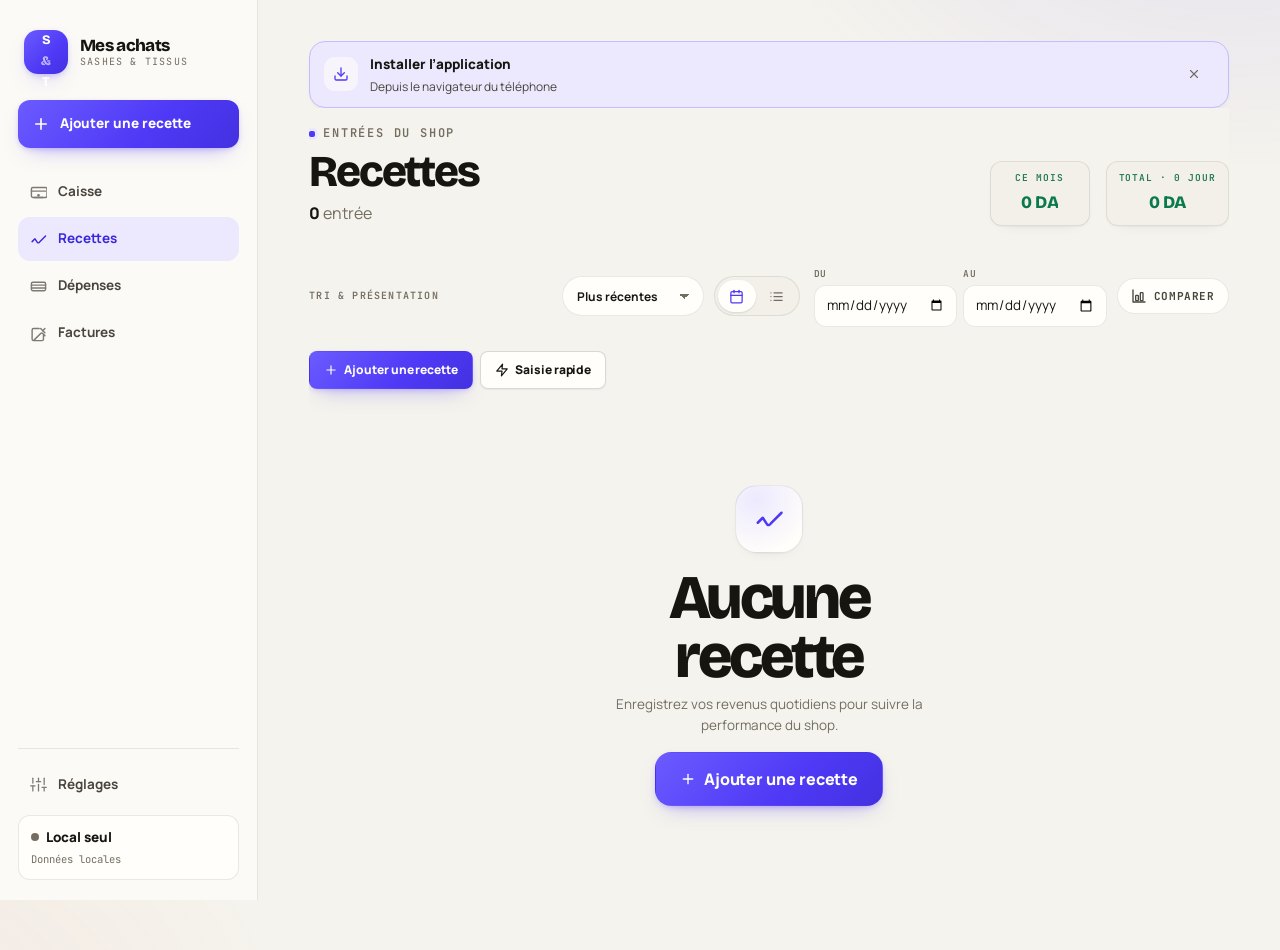
<file: index.html>
<!doctype html>
<html lang="fr">
  <head>
    <meta charset="UTF-8" />
    <meta name="viewport" content="width=device-width, initial-scale=1.0, viewport-fit=cover" />
    <meta name="description" content="Application de suivi des achats — caisse, factures, dépenses et recettes. Photos, quantités et prix synchronisés entre vos appareils." />

    <meta name="theme-color" content="#f5f3ed" media="(prefers-color-scheme: light)" />
    <meta name="theme-color" content="#0f0e0c" media="(prefers-color-scheme: dark)" />
    <meta name="color-scheme" content="light dark" />

    <meta name="apple-mobile-web-app-capable" content="yes" />
    <meta name="mobile-web-app-capable" content="yes" />
    <meta name="apple-mobile-web-app-status-bar-style" content="black-translucent" />
    <meta name="apple-mobile-web-app-title" content="Mes achats" />

    <link rel="icon" href="icons/favicon.ico" sizes="32x32" />
    <link rel="icon" type="image/svg+xml" href="icons/app-icon.svg" />
    <link rel="apple-touch-icon" href="icons/apple-touch-icon-180x180.png" />
    <link rel="manifest" href="manifest.webmanifest" />

    <link rel="preconnect" href="https://fonts.googleapis.com" />
    <link rel="preconnect" href="https://fonts.gstatic.com" crossorigin />
    <link
      rel="stylesheet"
      href="https://fonts.googleapis.com/css2?family=Bricolage+Grotesque:opsz,wght@12..96,400..800&family=JetBrains+Mono:wght@400;600&family=Manrope:wght@400..800&display=swap"
    />

    <link rel="stylesheet" href="src/styles/tokens.css" />
    <link rel="stylesheet" href="src/styles/base.css" />
    <link rel="stylesheet" href="src/styles/layout.css" />
    <link rel="stylesheet" href="src/styles/components.css" />
    <link rel="stylesheet" href="src/styles/views.css" />
    <link rel="stylesheet" href="src/styles/atelier10.css" />

    <title>Mes achats — Sashes &amp; Tissus</title>
  </head>
  <body>
    <a class="skip-link" href="#page">Aller au contenu</a>

    <div class="app">
      <!-- Rail : navigation permanente des grands écrans. Le dock et le
           bouton d'action flottant prennent le relais sur téléphone. -->
      <aside class="rail" aria-label="Barre latérale">
        <a class="rail-brand" href="#/recettes" aria-label="Mes achats — mes recettes">
          <span class="rail-logo" aria-hidden="true">S<span>&amp;</span>T</span>
          <span class="rail-name">
            <strong>Mes achats</strong>
            <small>Sashes &amp; tissus</small>
          </span>
        </a>

        <button type="button" class="rail-add" id="rail-add" data-action="fab-add">
          <svg xmlns="http://www.w3.org/2000/svg" width="18" height="18" viewBox="0 0 24 24" fill="none"
               stroke="currentColor" stroke-width="2.2" stroke-linecap="round" stroke-linejoin="round" aria-hidden="true">
            <path d="M5 12h14" /><path d="M12 5v14" />
          </svg>
          <span id="rail-add-label">Ajouter une recette</span>
        </button>

        <nav class="rail-nav" id="rail-nav" aria-label="Navigation principale"></nav>

        <div class="rail-foot">
          <a class="rail-link" href="#/reglages" data-route="reglages">
            <svg xmlns="http://www.w3.org/2000/svg" width="17" height="17" viewBox="0 0 24 24" fill="none"
                 stroke="currentColor" stroke-width="1.8" stroke-linecap="round" stroke-linejoin="round" aria-hidden="true">
              <path d="M4 21v-7" /><path d="M4 10V3" /><path d="M12 21v-9" /><path d="M12 8V3" />
              <path d="M20 21v-5" /><path d="M20 12V3" /><path d="M1 14h6" /><path d="M9 8h6" /><path d="M17 16h6" />
            </svg>
            <span>Réglages</span>
          </a>
          <button type="button" class="rail-link" id="install-btn" data-action="install-app" hidden>
            <svg xmlns="http://www.w3.org/2000/svg" width="17" height="17" viewBox="0 0 24 24" fill="none"
                 stroke="currentColor" stroke-width="1.8" stroke-linecap="round" stroke-linejoin="round" aria-hidden="true">
              <path d="M12 3v13" /><path d="m6 11 6 6 6-6" /><path d="M5 21h14" />
            </svg>
            <span>Installer l’application</span>
          </button>
          <button type="button" class="sync-card" id="sync-card" data-action="sync-now"
                  aria-live="polite" title="Synchroniser maintenant">
            <span class="sync-card-head">Connexion…</span>
            <small>Données locales</small>
          </button>
        </div>
      </aside>

      <div class="workspace">
        <header class="topbar">
          <a class="topbar-brand" href="#/recettes" aria-label="Mes achats — mes recettes">
            <span class="topbar-logo" aria-hidden="true">S<span>&amp;</span>T</span>
            <span class="topbar-title" id="screen-title" aria-live="polite">Recettes</span>
          </a>
          <div class="topbar-actions">
            <button type="button" class="sync-mini" id="sync-mini" data-action="sync-now"
                    aria-label="Synchroniser maintenant" title="Synchroniser maintenant"></button>
            <a class="topbar-btn" href="#/reglages" aria-label="Réglages" title="Réglages">
              <svg xmlns="http://www.w3.org/2000/svg" width="18" height="18" viewBox="0 0 24 24" fill="none"
                   stroke="currentColor" stroke-width="1.8" stroke-linecap="round" stroke-linejoin="round" aria-hidden="true">
                <path d="M4 21v-7" /><path d="M4 10V3" /><path d="M12 21v-9" /><path d="M12 8V3" />
                <path d="M20 21v-5" /><path d="M20 12V3" /><path d="M1 14h6" /><path d="M9 8h6" /><path d="M17 16h6" />
              </svg>
            </a>
          </div>
        </header>

        <main class="page" id="page" tabindex="-1">
          <div class="banners" id="banners"></div>
          <div id="view">
            <p class="skeleton">Chargement…</p>
          </div>
        </main>
      </div>

      <nav class="dock" id="dock" aria-label="Navigation principale">
        <div class="dock-inner" id="dock-inner"></div>
      </nav>

      <button type="button" class="fab" id="fab" data-action="fab-add"
              aria-label="Ajouter une recette" title="Ajouter une recette">
        <svg xmlns="http://www.w3.org/2000/svg" width="24" height="24" viewBox="0 0 24 24" fill="none"
             stroke="currentColor" stroke-width="2.2" stroke-linecap="round" stroke-linejoin="round" aria-hidden="true">
          <path d="M5 12h14" /><path d="M12 5v14" />
        </svg>
      </button>

      <div class="toasts" id="toasts" aria-live="polite" aria-atomic="false"></div>
    </div>

    <noscript>
      <p class="noscript">Cette application nécessite JavaScript pour afficher les données.</p>
    </noscript>

    <script>
      /* Filet de sécurité hors module : rattrape un démarrage cassé sans
         boucler (2 essais maximum, 60 s entre deux). */
      (function () {
        var KEY = 'mes-achats-recovery'
        var KEY_AT = 'mes-achats-recovery-at'
        var LIMIT = 2
        var tried = 0
        try {
          tried = Number(sessionStorage.getItem(KEY)) || 0
        } catch (error) {}
        if (tried >= LIMIT) return
        if (Date.now() - Number(sessionStorage.getItem(KEY_AT) || 0) < 60000) return

        function reloadOnce() {
          tried += 1
          try {
            sessionStorage.setItem(KEY, String(tried))
            sessionStorage.setItem(KEY_AT, String(Date.now()))
          } catch (error) {}
          var url = new URL(window.location.href)
          url.searchParams.set('v', 'reload-' + tried)
          window.location.replace(url.toString())
        }

        function recover() {
          if (!navigator.serviceWorker) return reloadOnce()
          navigator.serviceWorker.getRegistration().then(function (registration) {
            if (!registration) return reloadOnce()
            registration.update()
            if (registration.waiting) {
              registration.waiting.postMessage({ type: 'SKIP_WAITING' })
              navigator.serviceWorker.addEventListener('controllerchange', reloadOnce)
              return
            }
            reloadOnce()
          }).catch(reloadOnce)
        }

        window.addEventListener('error', function () { recover() }, true)
        document.addEventListener('DOMContentLoaded', function () {
          setTimeout(function () {
            var view = document.getElementById('view')
            if (view && /Chargement de la liste/.test(view.textContent)) recover()
          }, 8000)
        })
      })()
    </script>
    <script type="module" src="src/main.js?v=25"></script>
  </body>
</html>
</file>
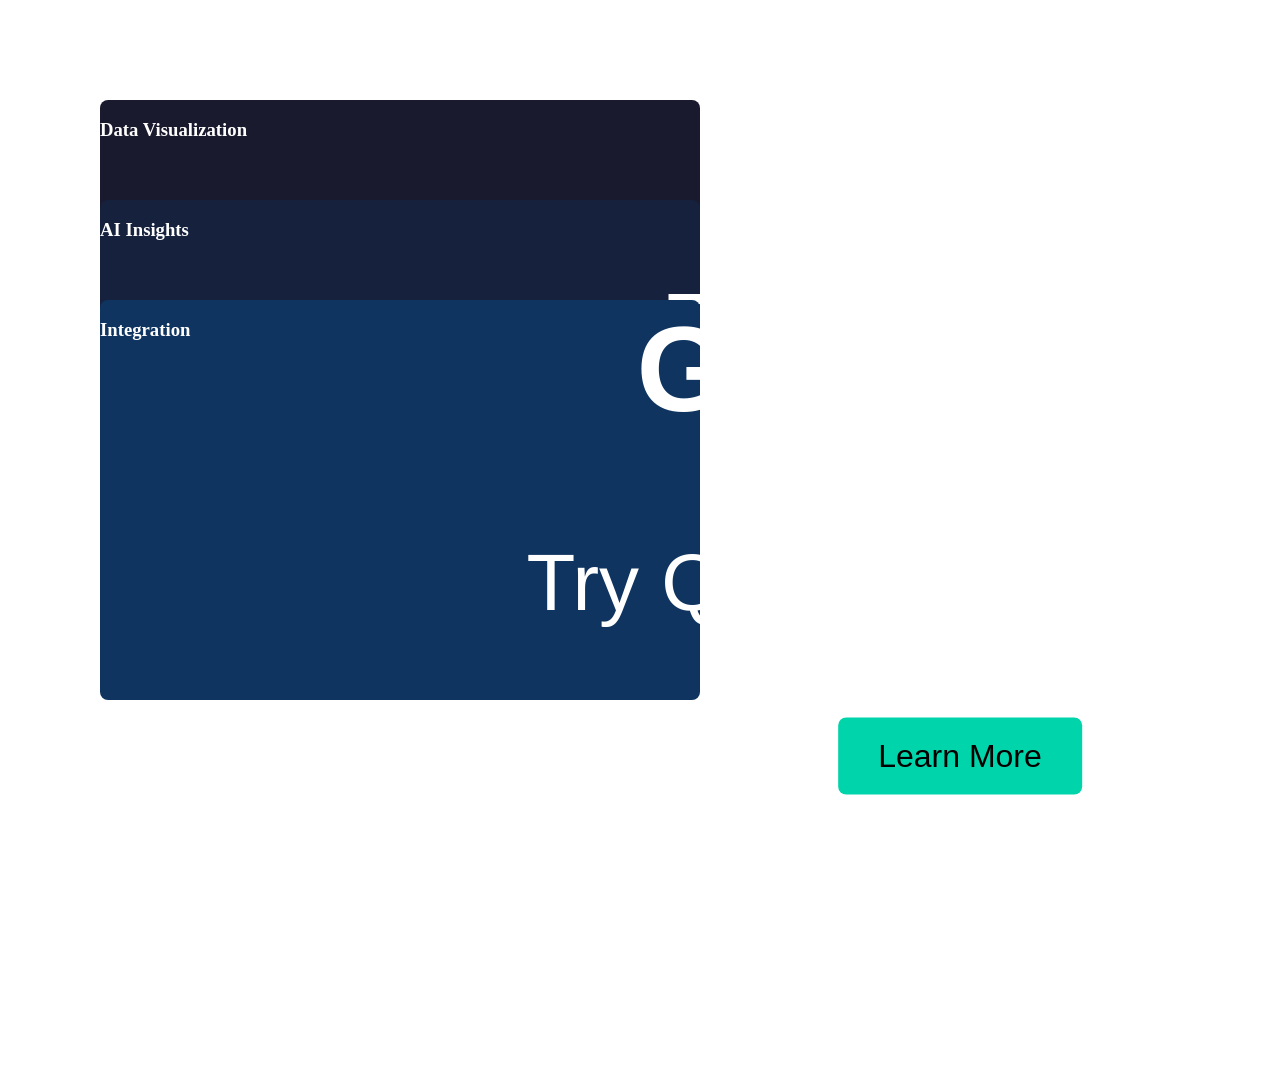
<file: QuantumFlow/film.html>
<!doctype html>
<html>
<head>
  <meta charset="utf-8">
  <meta name="viewport" content="width=1920, height=1080">
  <style>
    .card { object-fit: cover; border-radius: 24px; }
    .text-center { text-align: center; color: white; font-family: sans-serif; }
    .stage { position: relative; width: 1920px; height: 1080px; }
    .panel { position: absolute; left: 0; top: 0; width: 1920px; height: 1080px; }
    .box { position: absolute; left: 100px; top: 100px; width: 600px; height: 400px; background: #1a1a2e; border-radius: 8px; color: white; }
    .button { position: absolute; left: 50%; top: 70%; transform: translate(-50%, -50%); padding: 20px 40px; font-size: 32px; background: #00d4aa; color: black; border: none; border-radius: 8px; }
  </style>
</head>
<body>

<!-- Music track (loops for the full 60 seconds) -->
<section>
  <audio src="assets/hopeful-indie-electronic-build-00523e.mp3" volume="0.5" loop></audio>
</section>

<!-- Scene 1: Title/intro (0-12 seconds) -->
<section>
  <div class="panel">
    <div class="text-center" style="font-size: 80px; padding: 200px;">
      <h1>QuantumFlow</h1>
      <p>Innovative Tech Solutions</p>
    </div>
    <!-- Pure CSS geometric circles - no external files -->
    <div style="position: absolute; left: 200px; top: 300px; width: 200px; height: 200px; background: #00d4aa; border-radius: 50%; animation: float 10s ease-in-out infinite;"></div>
    <div style="position: absolute; right: 300px; bottom: 400px; width: 150px; height: 150px; background: #ff6b6b; border-radius: 50%; animation: float 8s ease-in-out infinite;"></div>
    <style>
      @keyframes float {
        0%, 100% { transform: translateY(0px); }
        50% { transform: translateY(-40px); }
      }
    </style>
  </div>
</section>

<!-- Scene 2: Feature 1 (12-24 seconds) -->
<section>
  <div class="panel">
    <div class="text-center" style="font-size: 60px; padding: 200px;">
      <h2>Feature One</h2>
      <p>Real-time Data Processing</p>
    </div>
    <!-- Solid color box as placeholder for media -->
    <div class="box">
      <h3>Data Visualization</h3>
    </div>
  </div>
</section>

<!-- Scene 3: Feature 2 (24-36 seconds) -->
<section>
  <div class="panel">
    <div class="text-center" style="font-size: 60px; padding: 200px;">
      <h2>Feature Two</h2>
      <p>AI-Powered Insights</p>
    </div>
    <!-- Solid color box -->
    <div class="box" style="background: #16213e; top: 200px;">
      <h3>AI Insights</h3>
    </div>
  </div>
</section>

<!-- Scene 4: Feature 3 (36-48 seconds) -->
<section>
  <div class="panel">
    <div class="text-center" style="font-size: 60px; padding: 200px;">
      <h2>Feature Three</h2>
      <p>Seamless Integration</p>
    </div>
    <!-- Solid color box -->
    <div class="box" style="background: #0f3460; top: 300px;">
      <h3>Integration</h3>
    </div>
  </div>
</section>

<!-- Scene 5: CTA/Closing (48-60 seconds) -->
<section>
  <div class="panel">
    <div class="text-center" style="font-size: 80px; padding: 200px;">
      <h2>Get Started</h2>
      <p>Try QuantumFlow Today</p>
    </div>
    <!-- CTA Button -->
    <button class="button">Learn More</button>
  </div>
</section>

</body>
</html>
</file>
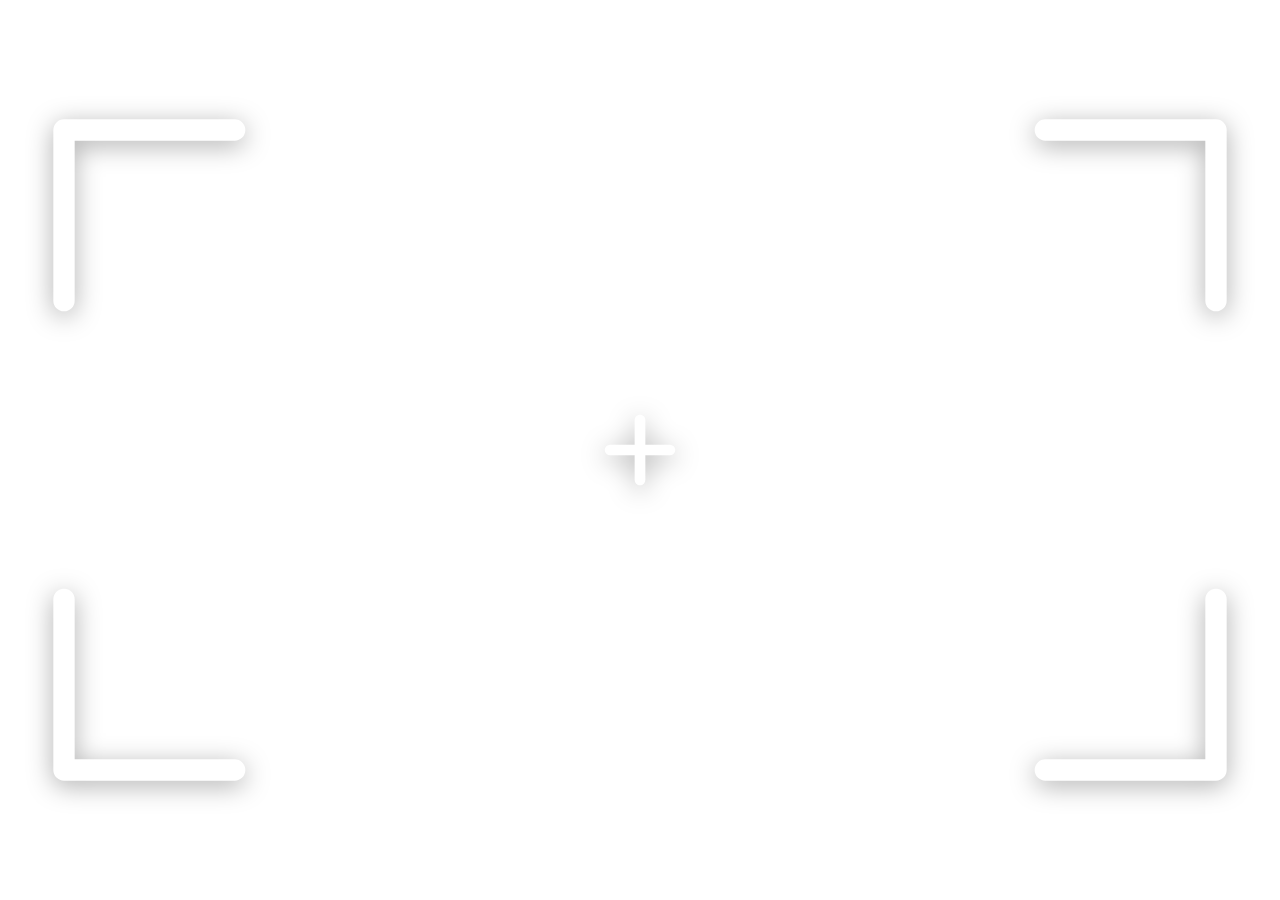
<file: QuantumFlow/saved/openfilm/stickers-focus-corners/focus-corners.html>
<!doctype html>
<html>
<head>
<meta charset="utf-8">
<title>Focus frame</title>
<style>
html, body { margin: 0; height: 100%; overflow: hidden; background: transparent; }
:root { --color: #ffffff; }
svg { width: 100vw; height: 100vh; display: block; overflow: visible; }
svg { filter: drop-shadow(0 0.6vmin 1.4vmin rgba(0, 0, 0, 0.32)); }
path { fill: none; stroke: var(--color); stroke-width: 10; stroke-linecap: round; stroke-linejoin: round; }
.c { animation: in 0.5s cubic-bezier(.34, 1.56, .64, 1) var(--d) both; }
@keyframes in { from { transform: translate(var(--x), var(--y)); opacity: 0; } 30% { opacity: 1; } }
.c path { animation: br 1.4s ease-in-out 0.65s infinite; }
@keyframes br { 50% { transform: translate(calc(var(--x) * 0.12), calc(var(--y) * 0.12)); } }
.dot { fill: var(--color); transform-origin: 300px 180px; animation: dot 0.35s cubic-bezier(.34, 1.56, .64, 1) 0.35s both, blink 1.4s ease-in-out 0.65s infinite; }
@keyframes dot { from { transform: scale(0); } }
@keyframes blink { 50% { opacity: 0.4; } }
</style>
</head>
<body>
<svg viewBox="0 0 600 360">
<g class="c" style="--d: 0s; --x: -60px; --y: -60px"><path d="M30 110 L30 30 L110 30"/></g>
<g class="c" style="--d: 0.05s; --x: 60px; --y: -60px"><path d="M490 30 L570 30 L570 110"/></g>
<g class="c" style="--d: 0.1s; --x: 60px; --y: 60px"><path d="M570 250 L570 330 L490 330"/></g>
<g class="c" style="--d: 0.15s; --x: -60px; --y: 60px"><path d="M110 330 L30 330 L30 250"/></g>
<path class="dot" d="M300 166 L300 194 M286 180 L314 180" style="stroke-width: 5; fill: none"/>
</svg>
<script>
/*
 * Four corners that snap in round something, as a camera finds its focus, and then breathe in and out. Its color is
 * the clip's to change. A page of OpenFilm's library (CC0): what it shows at t comes from t alone; its CSS
 * animations are held at t by the host.
 */
window.film = { width: 600, height: 360, frame() {} };
if (!window.filmHost) {
  const t0 = performance.now();
  const loop = () => { const t = (performance.now() - t0) / 1000; window.film.frame(window.film.duration ? t % window.film.duration : t); requestAnimationFrame(loop); };
  loop();
}
</script>
</body>
</html>
</file>
<file: src/styles/tokens.css>
/* ------------------------------------------------------------------ */
/* ATELIER 10 — jetons de design                                       */
/*                                                                      */
/* Une seule matière, quatre rôles :                                   */
/*                                                                      */
/*   papier tiède  → le fond, jamais blanc pur ;                       */
/*   encre         → le texte, un brun-noir, jamais un gris bleuté ;   */
/*   indigo        → l'accent unique, réservé à l'action ;             */
/*   voile         → les surfaces translucides (barre, dock, feuilles).*/
/*                                                                      */
/* Les formes ont été ouvertes : 12 px pour les commandes, 20 px pour  */
/* les cartes, 28 px pour les feuilles. Les ombres sont larges et      */
/* basses — elles posent la carte, elles ne la décorent pas.           */
/* ------------------------------------------------------------------ */

:root {
  color-scheme: light;

  /* Papier ---------------------------------------------------------- */
  --bg: #f5f3ed;
  --bg-tint: #ece9e1;
  --bg-accent-1: rgba(79, 57, 246, 0.1);
  --bg-accent-2: rgba(232, 91, 58, 0.07);
  --surface: #fffefa;
  --surface-2: #f3f0e9;
  --surface-3: #e8e4da;
  --surface-inverse: #17150f;

  /* Encre ----------------------------------------------------------- */
  --ink: #17150f;
  --ink-2: #4a453c;
  --ink-3: #746d61;
  --muted: #746d61;
  --ink-on-accent: #ffffff;

  /* Filets — des cheveux, pas des cadres. --------------------------- */
  --line: rgba(23, 21, 15, 0.09);
  --line-strong: rgba(23, 21, 15, 0.16);
  --hairline: 1px solid var(--line);

  /* Accents --------------------------------------------------------- */
  --accent: #4f39f6;
  --accent-dark: #3a26d9;
  --accent-soft: #ece9fe;
  --accent-line: #c6bcff;
  --accent-grad: linear-gradient(135deg, #6b5bff 0%, #4f39f6 60%, #4331e0 100%);

  --coral: #e0512a;
  --coral-soft: #fdeae2;
  --success: #0a7a4e;
  --success-soft: #dcf4e7;
  --warning: #9a5b06;
  --warning-soft: #fbefd8;
  --danger: #c22b1b;
  --danger-soft: #fce5e0;
  --info: #0b5aa8;
  --info-soft: #e2eefc;
  --gold: #7d5a03;
  --gold-soft: #f7edcd;

  /* Rayons ---------------------------------------------------------- */
  --radius-xs: 8px;
  --radius-sm: 12px;
  --radius: 16px;
  --radius-lg: 20px;
  --radius-xl: 28px;
  --radius-2xl: 34px;
  --radius-pill: 999px;

  /* Texte ----------------------------------------------------------- */
  --text-xs: 12px;
  --text-sm: 13.5px;
  --text-base: 16px;
  --text-md: 17.5px;
  --text-lg: 21px;
  --text-xl: clamp(23px, 2.6vw, 29px);
  --text-2xl: clamp(30px, 4.6vw, 44px);
  --text-display: clamp(36px, 6.6vw, 62px);

  /* Espaces --------------------------------------------------------- */
  --space-1: 4px;
  --space-2: 8px;
  --space-3: 12px;
  --space-4: 16px;
  --space-5: 24px;
  --space-6: 32px;

  /* Ombres — larges, basses, teintées de l'encre. ------------------- */
  --shadow-1: 0 1px 2px rgba(23, 21, 15, 0.05);
  --shadow-2: 0 1px 2px rgba(23, 21, 15, 0.05), 0 10px 26px -14px rgba(23, 21, 15, 0.22);
  --shadow-3: 0 2px 6px rgba(23, 21, 15, 0.07), 0 28px 60px -28px rgba(23, 21, 15, 0.42);
  --shadow-card: 0 1px 2px rgba(23, 21, 15, 0.04), 0 6px 18px -14px rgba(23, 21, 15, 0.2);
  --shadow-accent: 0 2px 6px -2px rgba(79, 57, 246, 0.32), 0 10px 22px -12px rgba(79, 57, 246, 0.5);
  --shadow-accent-lg: 0 4px 10px -2px rgba(79, 57, 246, 0.3), 0 18px 36px -14px rgba(79, 57, 246, 0.55);

  /* Voiles & verre -------------------------------------------------- */
  --glass: color-mix(in srgb, var(--bg) 76%, transparent);
  --glass-strong: color-mix(in srgb, var(--surface) 82%, transparent);
  --glass-border: color-mix(in srgb, var(--ink) 10%, transparent);
  --blur: saturate(1.7) blur(22px);

  /* Typographie ----------------------------------------------------- */
  --font-head: 'Bricolage Grotesque', 'Segoe UI', system-ui, sans-serif;
  --font-body: 'Manrope', 'Segoe UI', system-ui, sans-serif;
  --font-mono: 'JetBrains Mono', ui-monospace, Consolas, monospace;

  /* Gabarit --------------------------------------------------------- */
  --rail-w: 258px;
  --topbar-h: 56px;
  --dock-h: 62px;
  --page-max: 1080px;
  --content-pad: clamp(16px, 3.4vw, 40px);
  --tap: 46px;

  /* Mouvement ------------------------------------------------------- */
  --ease: cubic-bezier(0.22, 0.68, 0.32, 1);
  --ease-out: cubic-bezier(0.16, 1, 0.3, 1);
  --ease-spring: cubic-bezier(0.34, 1.3, 0.64, 1);
  --dur-fast: 0.12s;
  --dur: 0.2s;
  --dur-slow: 0.32s;

  /* Alias hérités — des écrans plus anciens les nomment encore. ----- */
  --font-title: var(--font-head);
  --font-base: var(--font-body);
  --text-size: var(--text-sm);
  --border: var(--line);
  --background: var(--surface);
  --shadow: var(--shadow-2);
  --shadow-lg: var(--shadow-3);
  --accent-1: var(--accent-soft);
  --accent-5: var(--accent);
  --red-1: var(--danger-soft);
  --red-5: var(--danger);
  --red-9: var(--danger);
  --cat-color: var(--accent);
}

:root[data-theme='dark'] {
  color-scheme: dark;

  /* Le nocturne garde la même matière : de l'encre chaude, pas du bleu. */
  --bg: #0f0e0c;
  --bg-tint: #16140f;
  --bg-accent-1: rgba(167, 155, 255, 0.1);
  --bg-accent-2: rgba(255, 122, 92, 0.06);
  --surface: #181613;
  --surface-2: #201d18;
  --surface-3: #2a2620;
  --surface-inverse: #f7f2e7;

  --ink: #f7f2e7;
  --ink-2: #cec6b7;
  --ink-3: #9d9484;
  --muted: #9d9484;
  --ink-on-accent: #14110e;

  --line: rgba(247, 242, 231, 0.1);
  --line-strong: rgba(247, 242, 231, 0.2);

  --accent: #a79bff;
  --accent-dark: #c2b9ff;
  --accent-soft: rgba(167, 155, 255, 0.16);
  --accent-line: #4f469e;
  --accent-grad: linear-gradient(135deg, #b3a8ff 0%, #a79bff 55%, #8f81ff 100%);

  --coral: #ff8a6b;
  --coral-soft: rgba(255, 138, 107, 0.16);
  --success: #5bd6a0;
  --success-soft: rgba(91, 214, 160, 0.14);
  --warning: #f0b35c;
  --warning-soft: rgba(240, 179, 92, 0.14);
  --danger: #ff8a75;
  --danger-soft: rgba(255, 138, 117, 0.15);
  --info: #86b8ff;
  --info-soft: rgba(134, 184, 255, 0.14);
  --gold: #e2c471;
  --gold-soft: rgba(226, 196, 113, 0.14);

  --shadow-1: 0 1px 2px rgba(0, 0, 0, 0.45);
  --shadow-2: 0 1px 3px rgba(0, 0, 0, 0.5), 0 12px 28px -16px rgba(0, 0, 0, 0.9);
  --shadow-3: 0 2px 8px rgba(0, 0, 0, 0.55), 0 32px 70px -26px rgba(0, 0, 0, 0.95);
  --shadow-card: 0 1px 2px rgba(0, 0, 0, 0.4), 0 8px 20px -16px rgba(0, 0, 0, 0.85);
  --shadow-accent: 0 4px 14px -6px rgba(167, 155, 255, 0.45);
  --shadow-accent-lg: 0 10px 30px -10px rgba(167, 155, 255, 0.55);

  --glass: color-mix(in srgb, var(--bg) 74%, transparent);
  --glass-strong: color-mix(in srgb, var(--surface) 84%, transparent);
  --glass-border: rgba(247, 242, 231, 0.1);
}

/* Sur téléphone, tout se lit d'un peu plus loin et se touche au pouce. */
@media (max-width: 720px) {
  :root {
    --text-base: 16px;
    --text-sm: 14px;
    --text-xs: 12.5px;
    --topbar-h: 54px;
    --tap: 48px;
  }
}
</file>
<file: src/styles/base.css>
/* ------------------------------------------------------------------ */
/* ATELIER 10 — base : réinitialisation, typographie, utilitaires      */
/* ------------------------------------------------------------------ */

*,
*::before,
*::after {
  box-sizing: border-box;
}

html {
  -webkit-text-size-adjust: 100%;
  text-size-adjust: 100%;
  scroll-behavior: smooth;
  -webkit-tap-highlight-color: transparent;
  scroll-padding-top: calc(var(--topbar-h) + env(safe-area-inset-top) + 20px);
  scroll-padding-bottom: calc(var(--dock-h) + 48px + env(safe-area-inset-bottom));
}

body {
  margin: 0;
  min-width: 320px;
  min-height: 100vh;
  font-family: var(--font-body);
  font-size: var(--text-base);
  line-height: 1.6;
  color: var(--ink);
  background: var(--bg);
  font-synthesis: none;
  text-rendering: optimizeLegibility;
  -webkit-font-smoothing: antialiased;
  -moz-osx-font-smoothing: grayscale;
  overscroll-behavior-y: none;
  transition: background-color 0.3s var(--ease), color 0.3s var(--ease);
}

/* La sélection ne doit jamais surgir en bleu système par accident. */
::selection {
  background: var(--accent);
  color: var(--ink-on-accent);
}

h1,
h2,
h3,
h4 {
  margin: 0;
  font-family: var(--font-head);
  font-weight: 700;
  line-height: 1.05;
  letter-spacing: -0.035em;
  text-wrap: balance;
}

h1 {
  font-size: var(--text-2xl);
  font-weight: 800;
  letter-spacing: -0.05em;
}

h2 {
  font-size: var(--text-xl);
  letter-spacing: -0.04em;
}

h3 {
  font-size: var(--text-md);
  letter-spacing: -0.02em;
}

h4 {
  font-family: var(--font-body);
  font-size: var(--text-base);
  font-weight: 800;
  letter-spacing: -0.015em;
}

p {
  margin: 0;
}

a {
  color: var(--accent);
  text-decoration: none;
  touch-action: manipulation;
}

img {
  max-width: 100%;
  display: block;
}

small {
  font-size: var(--text-xs);
}

strong {
  font-weight: 800;
}

code {
  font-family: var(--font-mono);
  font-size: 0.86em;
  background: var(--surface-3);
  border-radius: var(--radius-xs);
  padding: 2px 6px;
  overflow-wrap: anywhere;
}

button,
input,
select,
textarea {
  font: inherit;
  color: inherit;
}

button {
  cursor: pointer;
  background: none;
  border: 0;
  padding: 0;
  -webkit-tap-highlight-color: transparent;
  touch-action: manipulation;
  user-select: none;
}

button:disabled {
  cursor: not-allowed;
  opacity: 0.45;
}

/* Un champ de saisie ne doit jamais faire zoomer iOS (16 px mini). */
input,
select,
textarea {
  font-size: 16px;
}

/* Lien d'évitement ------------------------------------------------- */
.skip-link {
  position: fixed;
  top: 10px;
  left: 10px;
  z-index: 90;
  padding: 12px 18px;
  border-radius: var(--radius-sm);
  background: var(--accent);
  color: var(--ink-on-accent);
  font-size: var(--text-sm);
  font-weight: 800;
  text-decoration: none;
  transform: translateY(-180%);
  transition: transform var(--dur) var(--ease-out);
}

.skip-link:focus-visible {
  transform: none;
}

.noscript {
  padding: 24px;
  color: var(--ink);
}

/* Focus : un anneau net, qui ne dépend pas de la couleur seule. */
:focus-visible {
  outline: 2px solid var(--accent);
  outline-offset: 2px;
  border-radius: var(--radius-xs);
}

button:focus-visible,
a:focus-visible {
  outline-offset: 3px;
}

::placeholder {
  color: var(--ink-3);
  opacity: 1;
}

/* Barres de défilement -------------------------------------------- */
* {
  scrollbar-width: thin;
  scrollbar-color: var(--line-strong) transparent;
}

*::-webkit-scrollbar {
  width: 10px;
  height: 10px;
}

*::-webkit-scrollbar-thumb {
  background: var(--line-strong);
  border-radius: var(--radius-pill);
  border: 3px solid transparent;
  background-clip: padding-box;
}

*::-webkit-scrollbar-track {
  background: transparent;
}

/* Utilitaires ------------------------------------------------------ */
.sr-only {
  position: absolute;
  width: 1px;
  height: 1px;
  padding: 0;
  margin: -1px;
  overflow: hidden;
  clip: rect(0 0 0 0);
  white-space: nowrap;
  border: 0;
}

.u-hidden {
  display: none !important;
}

[hidden] {
  display: none !important;
}

.u-row {
  display: flex;
  align-items: center;
  gap: var(--space-3);
}

.u-between {
  display: flex;
  align-items: center;
  justify-content: space-between;
  gap: var(--space-3);
}

.u-wrap {
  flex-wrap: wrap;
}

.u-grow {
  flex: 1;
  min-width: 0;
}

.u-muted {
  color: var(--muted);
}

.u-center {
  text-align: center;
}

.u-truncate {
  overflow: hidden;
  text-overflow: ellipsis;
  white-space: nowrap;
}

.u-stack {
  display: flex;
  flex-direction: column;
  gap: var(--space-4);
}

.u-eyebrow {
  font-family: var(--font-mono);
  font-size: var(--text-xs);
  font-weight: 600;
  letter-spacing: 0.14em;
  text-transform: uppercase;
  color: var(--ink-3);
}

.text-success {
  color: var(--success);
}

.text-danger {
  color: var(--danger);
}

.text-warning {
  color: var(--warning);
}

/* Apparitions ------------------------------------------------------ */
@keyframes rise {
  from {
    opacity: 0;
    transform: translateY(10px);
  }
  to {
    opacity: 1;
    transform: none;
  }
}

@keyframes pop {
  0% {
    transform: scale(0.95);
    opacity: 0;
  }
  100% {
    transform: scale(1);
    opacity: 1;
  }
}

@keyframes spring-in {
  0% {
    transform: scale(0.96) translateY(14px);
    opacity: 0;
  }
  100% {
    transform: none;
    opacity: 1;
  }
}

@keyframes slide-up {
  from {
    opacity: 0;
    transform: translateY(12px);
  }
  to {
    opacity: 1;
    transform: none;
  }
}

@keyframes fade-in {
  from {
    opacity: 0;
  }
  to {
    opacity: 1;
  }
}

@keyframes shimmer {
  from {
    transform: translateX(-100%);
  }
  to {
    transform: translateX(100%);
  }
}

@keyframes spin {
  to {
    transform: rotate(360deg);
  }
}

@keyframes pulse {
  0%,
  100% {
    opacity: 1;
  }
  50% {
    opacity: 0.35;
  }
}

@keyframes sheet-in {
  from {
    opacity: 0;
    transform: translateY(100%);
  }
  to {
    opacity: 1;
    transform: none;
  }
}

@media print {
  .rail,
  .topbar,
  .dock,
  .fab,
  .toasts,
  .banners,
  .filterbar,
  .toolbar {
    display: none !important;
  }

  body {
    background: #ffffff;
    color: #000000;
  }

  .product {
    break-inside: avoid;
    border-color: #999999;
    box-shadow: none;
  }
}

@media (prefers-reduced-motion: reduce) {
  *,
  *::before,
  *::after {
    animation-duration: 0.01ms !important;
    animation-iteration-count: 1 !important;
    transition-duration: 0.01ms !important;
    scroll-behavior: auto !important;
  }
}
</file>
<file: src/styles/layout.css>
/* ------------------------------------------------------------------ */
/* ATELIER 10 — coquille : rail, barre haute, dock flottant, page      */
/*                                                                      */
/* Une seule navigation par taille d'écran :                           */
/*   < 1024 px  un dock de verre flottant + un bouton d'action ;       */
/*   ≥ 1024 px  un rail vertical fixe, et plus de dock du tout.        */
/*                                                                      */
/* Règle de pouce : tout ce qui se touche fait au moins 44 px, et le   */
/* bas de l'écran réserve toujours la zone gestuelle du téléphone.     */
/* ------------------------------------------------------------------ */

.app {
  min-height: 100dvh;
  display: flex;
  flex-direction: column;
  background:
    radial-gradient(760px 460px at 96% -12%, var(--bg-accent-1), transparent 62%),
    radial-gradient(700px 420px at -12% 106%, var(--bg-accent-2), transparent 62%),
    var(--bg);
}

.workspace {
  display: flex;
  flex-direction: column;
  flex: 1;
  min-width: 0;
}

/* Rail (ordinateur) ------------------------------------------------ */

.rail {
  display: none;
}

.rail-brand {
  display: flex;
  align-items: center;
  gap: 12px;
  padding: 4px 6px;
  color: var(--ink);
  border-radius: var(--radius-sm);
}

.rail-logo,
.topbar-logo {
  display: grid;
  place-items: center;
  flex: 0 0 auto;
  background: var(--accent-grad);
  color: var(--ink-on-accent);
  font-family: var(--font-head);
  font-weight: 800;
  letter-spacing: -0.04em;
  box-shadow: var(--shadow-accent);
}

.rail-logo {
  width: 44px;
  height: 44px;
  border-radius: 14px;
  font-size: 13px;
}

.rail-logo span,
.topbar-logo span {
  color: rgba(255, 255, 255, 0.62);
}

.rail-name {
  display: flex;
  flex-direction: column;
  line-height: 1.15;
  min-width: 0;
}

.rail-name strong {
  font-family: var(--font-head);
  font-size: 17px;
  font-weight: 800;
  letter-spacing: -0.04em;
}

.rail-name small {
  font-family: var(--font-mono);
  font-size: 10px;
  letter-spacing: 0.12em;
  text-transform: uppercase;
  color: var(--ink-3);
}

.rail-add {
  display: flex;
  align-items: center;
  gap: 10px;
  width: 100%;
  min-height: 48px;
  padding: 0 14px;
  border-radius: var(--radius-sm);
  background: var(--accent-grad);
  color: var(--ink-on-accent);
  font-size: var(--text-sm);
  font-weight: 800;
  box-shadow: var(--shadow-accent);
  transition: filter var(--dur) var(--ease), transform var(--dur-fast) var(--ease),
    box-shadow var(--dur) var(--ease);
}

.rail-add:hover {
  filter: brightness(1.06) saturate(1.05);
  box-shadow: var(--shadow-accent-lg);
}

.rail-add:active {
  transform: translateY(1px) scale(0.995);
}

.rail-add kbd {
  margin-left: auto;
  font-family: var(--font-mono);
  font-size: 10px;
  font-weight: 600;
  padding: 2px 6px;
  border-radius: 6px;
  background: rgba(255, 255, 255, 0.2);
  color: inherit;
}

.rail-nav {
  display: flex;
  flex-direction: column;
  gap: 3px;
}

.rail-link {
  position: relative;
  display: flex;
  align-items: center;
  gap: 11px;
  min-height: 44px;
  padding: 0 12px;
  border-radius: var(--radius-sm);
  color: var(--ink-2);
  font-size: var(--text-sm);
  font-weight: 700;
  transition: background-color var(--dur) var(--ease), color var(--dur) var(--ease);
}

.rail-link svg {
  flex: 0 0 auto;
  opacity: 0.7;
}

.rail-link:hover {
  background: var(--surface-2);
  color: var(--ink);
}

.rail-link.is-active {
  background: var(--accent-soft);
  color: var(--accent-dark);
}

.rail-link.is-active svg {
  opacity: 1;
}

.rail-foot {
  display: flex;
  flex-direction: column;
  gap: 8px;
  padding-top: 14px;
  border-top: 1px solid var(--line);
}

/* Carte de synchronisation (rail) */
.sync-card {
  display: flex;
  flex-direction: column;
  gap: 3px;
  width: 100%;
  padding: 11px 12px;
  border: 1px solid var(--line);
  border-radius: var(--radius-sm);
  background: var(--surface);
  text-align: left;
  transition: border-color var(--dur) var(--ease), background-color var(--dur) var(--ease);
}

.sync-card:hover {
  border-color: var(--line-strong);
}

.sync-card-head {
  display: flex;
  align-items: center;
  gap: 7px;
  font-size: var(--text-sm);
  font-weight: 800;
  color: var(--ink);
}

.sync-card-head::before {
  content: '';
  width: 8px;
  height: 8px;
  flex: 0 0 auto;
  border-radius: 50%;
  background: var(--success);
  box-shadow: 0 0 0 3px color-mix(in srgb, var(--success) 16%, transparent);
}

.sync-card small {
  font-family: var(--font-mono);
  font-size: 10.5px;
  color: var(--ink-3);
}

.sync-card.is-syncing .sync-card-head::before {
  background: var(--info);
  box-shadow: 0 0 0 3px color-mix(in srgb, var(--info) 16%, transparent);
  animation: pulse 1.1s ease-in-out infinite;
}

.sync-card.is-offline .sync-card-head::before {
  background: var(--warning);
  box-shadow: 0 0 0 3px color-mix(in srgb, var(--warning) 16%, transparent);
}

.sync-card.is-error .sync-card-head::before {
  background: var(--danger);
  box-shadow: 0 0 0 3px color-mix(in srgb, var(--danger) 16%, transparent);
}

.sync-card.is-config .sync-card-head::before {
  background: var(--ink-3);
  box-shadow: none;
}

.sync-card.is-ready {
  border-color: var(--accent-line);
  background: var(--accent-soft);
}

/* Barre haute (téléphone / tablette) ------------------------------- */

.topbar {
  position: sticky;
  top: 0;
  z-index: 40;
  display: flex;
  align-items: center;
  gap: var(--space-3);
  min-height: calc(var(--topbar-h) + env(safe-area-inset-top));
  padding: env(safe-area-inset-top) 16px 0;
  background: var(--glass);
  backdrop-filter: var(--blur);
  -webkit-backdrop-filter: var(--blur);
  border-bottom: 1px solid var(--glass-border);
}

.topbar-brand {
  display: flex;
  align-items: center;
  gap: 10px;
  color: var(--ink);
  min-width: 0;
}

.topbar-logo {
  width: 34px;
  height: 34px;
  border-radius: 11px;
  font-size: 10.5px;
  box-shadow: var(--shadow-accent);
}

.topbar-title {
  font-family: var(--font-head);
  font-size: 18px;
  font-weight: 800;
  letter-spacing: -0.04em;
  white-space: nowrap;
  overflow: hidden;
  text-overflow: ellipsis;
}

.topbar-actions {
  display: flex;
  align-items: center;
  gap: 8px;
  margin-left: auto;
}

.topbar-btn,
.sync-mini {
  display: grid;
  place-items: center;
  width: 40px;
  height: 40px;
  border-radius: var(--radius-sm);
  border: 1px solid var(--line);
  background: var(--surface);
  color: var(--ink-2);
  transition: background-color var(--dur) var(--ease), border-color var(--dur) var(--ease),
    color var(--dur) var(--ease), transform var(--dur-fast) var(--ease);
}

.topbar-btn:hover,
.sync-mini:hover {
  border-color: var(--line-strong);
  color: var(--ink);
  background: var(--surface-2);
}

.topbar-btn:active,
.sync-mini:active {
  transform: scale(0.94);
}

.sync-mini {
  position: relative;
  width: 40px;
  height: 40px;
  border-radius: 50%;
  border-color: transparent;
  background: var(--surface-2);
}

.sync-mini::after {
  content: '';
  width: 10px;
  height: 10px;
  border-radius: 50%;
  background: var(--success);
  box-shadow: 0 0 0 3px var(--surface);
}

.sync-mini.is-syncing::after {
  background: var(--info);
  animation: pulse 1.1s ease-in-out infinite;
}

.sync-mini.is-offline::after {
  background: var(--warning);
}

.sync-mini.is-error::after {
  background: var(--danger);
}

.sync-mini.is-config::after {
  background: var(--ink-3);
}

/* Page ------------------------------------------------------------- */

.page {
  flex: 1;
  width: 100%;
  max-width: var(--page-max);
  margin: 0 auto;
  padding: clamp(16px, 3.2vw, 32px) var(--content-pad)
    calc(var(--dock-h) + 74px + env(safe-area-inset-bottom));
}

.page:focus {
  outline: none;
}

.view {
  display: flex;
  flex-direction: column;
  gap: clamp(18px, 2.8vw, 28px);
  animation: rise var(--dur-slow) var(--ease-out) both;
  overflow-x: clip;
}

/* En-tête d'écran ------------------------------------------------- */

.screen-head {
  display: flex;
  flex-direction: column;
  gap: 18px;
}

.screen-head-main {
  display: flex;
  flex-direction: column;
  gap: 7px;
  min-width: 0;
}

.screen-eyebrow {
  display: flex;
  align-items: center;
  gap: 8px;
  font-family: var(--font-mono);
  font-size: var(--text-xs);
  font-weight: 600;
  letter-spacing: 0.15em;
  text-transform: uppercase;
  color: var(--ink-3);
}

.screen-eyebrow::before {
  content: '';
  width: 6px;
  height: 6px;
  border-radius: 2px;
  background: var(--accent);
  box-shadow: 0 0 0 3px var(--accent-soft);
}

.screen-title {
  font-family: var(--font-head);
  font-size: var(--text-2xl);
  font-weight: 800;
  line-height: 1;
  letter-spacing: -0.05em;
  color: var(--ink);
}

.screen-sub {
  max-width: 52ch;
  color: var(--ink-3);
  font-size: var(--text-base);
  line-height: 1.55;
}

.screen-sub strong {
  color: var(--ink);
  font-weight: 800;
}

.screen-note {
  display: flex;
  align-items: flex-start;
  gap: 7px;
  font-size: var(--text-xs);
  line-height: 1.5;
  color: var(--ink-3);
  max-width: 60ch;
}

.screen-note svg {
  flex: 0 0 auto;
  margin-top: 2px;
  opacity: 0.8;
}

.screen-note--alert {
  padding: 10px 12px;
  border: 1px solid color-mix(in srgb, var(--warning) 34%, transparent);
  border-radius: var(--radius-sm);
  background: var(--warning-soft);
  color: var(--ink-2);
}

.screen-note--alert strong {
  color: var(--ink);
  font-family: var(--font-mono);
  font-size: 0.95em;
}

.screen-stats {
  display: grid;
  grid-template-columns: repeat(2, minmax(0, 1fr));
  gap: 8px;
}

.stat {
  display: flex;
  flex-direction: column;
  gap: 2px;
  padding: 12px 14px;
  border: 1px solid var(--line);
  border-radius: var(--radius);
  background: var(--surface);
  box-shadow: var(--shadow-card);
}

.stat-label {
  font-family: var(--font-mono);
  font-size: 10px;
  font-weight: 600;
  letter-spacing: 0.12em;
  text-transform: uppercase;
  color: var(--ink-3);
}

.stat-value {
  font-family: var(--font-head);
  font-size: var(--text-lg);
  font-weight: 800;
  letter-spacing: -0.025em;
  font-variant-numeric: tabular-nums;
  color: var(--ink);
  white-space: nowrap;
  overflow: hidden;
  text-overflow: ellipsis;
}

.stat--accent {
  background: var(--accent-grad);
  border-color: transparent;
  box-shadow: var(--shadow-accent);
}

.stat--accent .stat-label {
  color: color-mix(in srgb, var(--ink-on-accent) 74%, transparent);
}

.stat--accent .stat-value {
  color: var(--ink-on-accent);
}

/* Encart vert : un chiffre positif mis en avant (recettes du mois). */
.stat--success {
  background: var(--success-soft);
  border-color: color-mix(in srgb, var(--success) 26%, transparent);
}

.stat--success .stat-label {
  color: color-mix(in srgb, var(--success) 78%, var(--ink-3));
}

.stat--success .stat-value {
  color: var(--success);
}

/* En-tête épinglé : les totaux restent visibles pendant le défilement. */
.screen-head {
  position: sticky;
  top: 0;
  z-index: 20;
  background: var(--bg);
  padding: 1rem 0;
  margin: -1rem 0 0;
}

/* Encart sélection : fond bleu clair pour le total des lignes cochées. */
.stat--selection {
  background: color-mix(in srgb, var(--primary) 12%, transparent);
  border-color: color-mix(in srgb, var(--primary) 30%, transparent);
}

.stat--selection .stat-label {
  color: color-mix(in srgb, var(--primary) 78%, var(--ink-3));
  display: inline-flex;
  align-items: center;
  gap: 0.4rem;
}

.stat--selection .stat-value {
  color: var(--primary);
}

/* Bouton × dans le badge de sélection : petit, discret, efface tout. */
.stat-clear {
  background: none;
  border: none;
  padding: 0;
  margin: 0;
  cursor: pointer;
  color: inherit;
  opacity: 0.6;
  transition: opacity 0.15s;
}

.stat-clear:hover {
  opacity: 1;
}

/* Couleurs de solde sur les statuts : vert ≥ 0, rouge < 0. */
.stat-value.text-success,
.stat-label.text-success {
  color: var(--success);
}

.stat-value.text-danger,
.stat-label.text-danger {
  color: var(--danger);
}

/* Sélection multiple : appui long pour initier, appui court pour ajouter. */
.is-selected {
  background: color-mix(in srgb, var(--primary) 8%, transparent) !important;
  border-color: color-mix(in srgb, var(--primary) 40%, transparent) !important;
}

.is-pressing {
  transform: scale(0.98);
  opacity: 0.9;
}

[data-selectable] {
  -webkit-user-select: none;
  user-select: none;
  touch-action: manipulation;
}

/* Compatibilité avec l'ancien en-tête (les autres écrans s'y rallient). */
.view-head {
  display: flex;
  flex-direction: column;
  gap: 8px;
}

.view-head h1 {
  font-family: var(--font-head);
  font-size: var(--text-2xl);
  font-weight: 800;
  line-height: 1;
  letter-spacing: -0.05em;
}

.view-head-sub,
.view-head p {
  color: var(--ink-3);
  font-size: var(--text-base);
  line-height: 1.55;
  max-width: 54ch;
}

.view-head-actions {
  display: flex;
  align-items: center;
  gap: var(--space-2);
  flex-wrap: wrap;
}

.section-head {
  display: flex;
  align-items: center;
  justify-content: space-between;
  gap: var(--space-3);
  margin-bottom: var(--space-4);
}

.section-head h2 {
  font-size: var(--text-lg);
}

/* Bandeaux --------------------------------------------------------- */

.banners {
  display: flex;
  flex-direction: column;
  gap: 10px;
  margin-bottom: var(--space-4);
}

/* Dock flottant (téléphone) --------------------------------------- */

.dock {
  position: fixed;
  left: 50%;
  bottom: calc(10px + env(safe-area-inset-bottom));
  z-index: 45;
  width: min(468px, calc(100vw - 20px));
  transform: translateX(-50%);
  padding: 6px;
  border: 1px solid var(--glass-border);
  border-radius: 26px;
  background: var(--glass-strong);
  backdrop-filter: var(--blur);
  -webkit-backdrop-filter: var(--blur);
  box-shadow: var(--shadow-3);
}

.dock-inner {
  display: grid;
  grid-auto-flow: column;
  grid-auto-columns: 1fr;
  align-items: stretch;
  gap: 2px;
}

.tab {
  position: relative;
  display: flex;
  flex-direction: column;
  align-items: center;
  justify-content: center;
  gap: 2px;
  min-height: 52px;
  padding: 5px 2px 4px;
  border-radius: 20px;
  font-size: 10.5px;
  font-weight: 700;
  color: var(--ink-3);
  transition: color var(--dur) var(--ease), background-color var(--dur) var(--ease),
    transform var(--dur-fast) var(--ease);
}

.tab:active {
  transform: scale(0.93);
}

.tab-icon {
  display: grid;
  place-items: center;
  height: 22px;
  transition: transform var(--dur) var(--ease-spring);
}

.tab.is-active {
  color: var(--accent-dark);
  background: var(--accent-soft);
}

.tab.is-active .tab-icon {
  color: var(--accent);
  transform: translateY(-1px);
}

.tab-label {
  line-height: 1.1;
  text-align: center;
  overflow: hidden;
  text-overflow: ellipsis;
  max-width: 100%;
}

.tab-badge {
  position: absolute;
  top: 2px;
  left: 50%;
  transform: translateX(8px);
  min-width: 18px;
  height: 18px;
  padding: 0 5px;
  border-radius: var(--radius-pill);
  background: var(--coral);
  color: #ffffff;
  font-size: 10px;
  font-weight: 800;
  display: grid;
  place-items: center;
  box-shadow: 0 0 0 2px var(--surface);
}

/* Bouton d'action « Ajouter » : il vit dans le dock. Un bouton flottant
   par-dessus les filtres se rate et cache ce qu'on lisait. */
.tab--add {
  color: var(--ink-3);
  font-weight: 800;
}

.tab--add .tab-icon {
  width: 36px;
  height: 36px;
  margin-top: -4px;
  border-radius: 50%;
  background: var(--accent-grad);
  color: var(--ink-on-accent);
  box-shadow: var(--shadow-accent);
}

.tab--add:active .tab-icon {
  transform: scale(0.94);
}

@media (min-width: 721px) {
  /* Sur tablette la barre est plus basse : la pastille suit, sans jamais
     tomber sous la taille d'une icône qu'on vise au doigt. */
  .tab--add .tab-icon {
    width: 34px;
    height: 34px;
    margin-top: 0;
  }
}

/* Bouton d'action détaché ----------------------------------------- */
/* Le dock a repris l'ajout : le bouton flottant reste dans le code pour
   les raccourcis clavier, mais ne s'affiche plus. */
.fab {
  display: none;
}

/* Notifications --------------------------------------------------- */

.toasts {
  position: fixed;
  left: 50%;
  bottom: calc(var(--dock-h) + 50px + env(safe-area-inset-bottom));
  z-index: 60;
  width: min(460px, calc(100vw - 24px));
  transform: translateX(-50%);
  display: flex;
  flex-direction: column;
  gap: var(--space-2);
  pointer-events: none;
}

.toasts > * {
  pointer-events: auto;
}

/* Tablette -------------------------------------------------------- */

@media (min-width: 620px) {
  .screen-head {
    flex-direction: row;
    align-items: flex-end;
    justify-content: space-between;
    gap: 28px;
  }

  .screen-stats {
    grid-template-columns: repeat(auto-fit, minmax(134px, 1fr));
    min-width: 290px;
    max-width: 380px;
  }
}

@media (min-width: 721px) {
  .topbar {
    padding-left: 24px;
    padding-right: 24px;
  }

  .dock {
    width: min(540px, calc(100vw - 40px));
    border-radius: 28px;
  }

  .tab {
    flex-direction: row;
    gap: 8px;
    min-height: 46px;
    font-size: var(--text-sm);
  }

  .tab-icon {
    height: auto;
  }
}

/* Ordinateur : rail + contenu ------------------------------------ */

@media (min-width: 1024px) {
  .app {
    display: grid;
    grid-template-columns: var(--rail-w) minmax(0, 1fr);
  }

  .rail {
    position: sticky;
    top: 0;
    z-index: 30;
    display: flex;
    flex-direction: column;
    gap: 22px;
    height: 100dvh;
    padding: 26px 18px 20px;
    border-right: 1px solid var(--line);
    background: color-mix(in srgb, var(--surface) 66%, var(--bg));
  }

  .rail-nav {
    flex: 1;
  }

  .topbar {
    display: none;
  }

  .page {
    padding: clamp(30px, 3.2vw, 46px) clamp(28px, 4vw, 56px) 72px;
  }

  .dock,
  .fab {
    display: none;
  }

  .toasts {
    bottom: calc(24px + env(safe-area-inset-bottom));
    left: auto;
    right: 28px;
    transform: none;
  }

  .screen-stats {
    min-width: 320px;
  }
}

@media (min-width: 1320px) {
  .page {
    padding-left: 64px;
    padding-right: 64px;
  }
}
</file>
<file: src/styles/components.css>
/* ------------------------------------------------------------------ */
/* ATELIER 10 — composants                                             */
/*                                                                      */
/* Tout ce qui se répète : bouton, champ, pastille, carte, dialogue.   */
/* Règle tactile : 48 px minimum sur téléphone, 40 px à la souris.     */
/*                                                                      */
/* Les commandes sont dessinées « pleines » : un fond de papier plus   */
/* sombre, un filet invisible, et l'accent qui n'apparaît qu'au focus. */
/* ------------------------------------------------------------------ */

/* Boutons ---------------------------------------------------------- */

.btn {
  display: inline-flex;
  align-items: center;
  justify-content: center;
  gap: 8px;
  min-height: 44px;
  padding: 0 18px;
  border-radius: var(--radius-sm);
  border: 1px solid transparent;
  font-family: var(--font-body);
  font-size: var(--text-sm);
  font-weight: 800;
  line-height: 1.15;
  letter-spacing: -0.005em;
  white-space: nowrap;
  transition: transform var(--dur-fast) var(--ease), background-color var(--dur) var(--ease),
    color var(--dur) var(--ease), border-color var(--dur) var(--ease), box-shadow var(--dur) var(--ease),
    filter var(--dur) var(--ease);
}

.btn:active {
  transform: translateY(1px) scale(0.99);
}

.btn svg {
  flex: 0 0 auto;
}

.btn--primary {
  background: var(--accent-grad);
  color: var(--ink-on-accent);
  box-shadow: var(--shadow-accent);
}

@media (hover: hover) {
  .btn--primary:hover {
    filter: brightness(1.06) saturate(1.04);
    box-shadow: var(--shadow-accent-lg);
  }
}

.btn--soft {
  background: var(--accent-soft);
  color: var(--accent-dark);
  border-color: transparent;
}

.btn--soft:hover {
  background: color-mix(in srgb, var(--accent-soft) 70%, var(--accent-line));
  color: var(--accent-dark);
}

.btn--secondary {
  background: var(--surface);
  color: var(--ink);
  border-color: var(--line-strong);
  box-shadow: var(--shadow-1);
}

.btn--secondary:hover {
  border-color: var(--ink-3);
  background: var(--surface-2);
}

.btn--ghost {
  background: var(--surface-2);
  color: var(--ink-2);
  border-color: transparent;
}

.btn--ghost:hover {
  background: var(--surface-3);
  color: var(--ink);
}

.btn--danger {
  background: var(--danger-soft);
  color: var(--danger);
  border-color: color-mix(in srgb, var(--danger) 22%, transparent);
}

.btn--danger:hover {
  background: var(--danger);
  color: #ffffff;
  border-color: var(--danger);
}

.btn--block {
  width: 100%;
}

.btn--sm {
  min-height: 38px;
  padding: 0 14px;
  font-size: var(--text-xs);
  border-radius: var(--radius-xs);
  gap: 6px;
}

.btn--lg {
  min-height: 54px;
  padding: 0 24px;
  font-size: var(--text-base);
  border-radius: var(--radius);
}

.btn--icon {
  padding: 0;
  width: 44px;
}

.icon-btn {
  display: grid;
  place-items: center;
  width: 40px;
  height: 40px;
  flex: 0 0 auto;
  border-radius: var(--radius-sm);
  border: 1px solid var(--line);
  background: var(--surface);
  color: var(--ink-2);
  transition: background-color var(--dur) var(--ease), color var(--dur) var(--ease),
    border-color var(--dur) var(--ease), transform var(--dur-fast) var(--ease);
}

.icon-btn:hover {
  color: var(--ink);
  border-color: var(--line-strong);
  background: var(--surface-2);
}

.icon-btn:active {
  transform: scale(0.94);
}

.icon-btn.is-danger:hover {
  color: var(--danger);
  border-color: color-mix(in srgb, var(--danger) 40%, transparent);
  background: var(--danger-soft);
}

.icon-btn--plain {
  border-color: transparent;
  background: transparent;
  color: var(--ink-3);
}

.icon-btn--plain:hover {
  background: var(--surface-2);
  color: var(--ink);
}

/* Champs — pose pleine, filet discret, accent au focus. ------------ */

.field {
  display: flex;
  flex-direction: column;
  gap: 7px;
  min-width: 0;
}

.field > label,
.field-label {
  font-family: var(--font-mono);
  font-size: 10.5px;
  font-weight: 600;
  color: var(--ink-2);
  letter-spacing: 0.1em;
  text-transform: uppercase;
}

.field-hint {
  font-size: var(--text-xs);
  color: var(--ink-3);
  line-height: 1.55;
}

.field-error {
  font-size: var(--text-xs);
  font-weight: 700;
  color: var(--danger);
  line-height: 1.45;
}

.input,
.select,
.textarea,
.text-input {
  width: 100%;
  min-height: 50px;
  padding: 12px 14px;
  border-radius: var(--radius-sm);
  border: 1.5px solid var(--line);
  background: var(--surface);
  color: var(--ink);
  font-size: var(--text-base);
  font-family: inherit;
  transition: border-color var(--dur) var(--ease), box-shadow var(--dur) var(--ease),
    background-color var(--dur) var(--ease);
  appearance: none;
}

.input::placeholder,
.textarea::placeholder,
.text-input::placeholder {
  color: var(--ink-3);
}

.input:focus,
.select:focus,
.textarea:focus,
.text-input:focus {
  outline: none;
  border-color: var(--accent);
  background: var(--surface);
  box-shadow: 0 0 0 4px color-mix(in srgb, var(--accent) 14%, transparent);
}

.input:disabled,
.select:disabled,
.textarea:disabled {
  background: var(--surface-2);
  color: var(--ink-3);
}

.textarea {
  min-height: 96px;
  resize: vertical;
  line-height: 1.5;
}

.select {
  background-image: linear-gradient(45deg, transparent 50%, var(--ink-3) 50%),
    linear-gradient(135deg, var(--ink-3) 50%, transparent 50%);
  background-position: calc(100% - 19px) 50%, calc(100% - 14px) 50%;
  background-size: 5px 5px, 5px 5px;
  background-repeat: no-repeat;
  padding-right: 40px;
  cursor: pointer;
}

.input-wrap {
  display: flex;
  align-items: center;
  gap: 10px;
  padding: 0 6px 0 14px;
  min-height: 50px;
  border-radius: var(--radius-sm);
  border: 1.5px solid transparent;
  background: var(--surface-2);
  color: var(--ink-3);
  transition: border-color var(--dur) var(--ease), box-shadow var(--dur) var(--ease),
    background-color var(--dur) var(--ease);
}

.input-wrap:focus-within {
  border-color: var(--accent);
  background: var(--surface);
  box-shadow: 0 0 0 4px color-mix(in srgb, var(--accent) 14%, transparent);
}

.input-wrap input {
  flex: 1;
  min-width: 0;
  border: 0;
  background: none;
  padding: 13px 0;
  font-size: var(--text-base);
  color: var(--ink);
  outline: none;
}

.input-wrap svg {
  flex: 0 0 auto;
}

/* Curseur ---------------------------------------------------------- */

.range {
  width: 100%;
  height: 44px;
  background: transparent;
  appearance: none;
  -webkit-appearance: none;
  outline: none;
}

.range::-webkit-slider-runnable-track {
  height: 10px;
  border-radius: var(--radius-pill);
  background: linear-gradient(90deg, #000, #fff);
  border: 1px solid var(--line-strong);
}

.range::-moz-range-track {
  height: 10px;
  border-radius: var(--radius-pill);
  background: linear-gradient(90deg, #000, #fff);
  border: 1px solid var(--line-strong);
}

.range::-webkit-slider-thumb {
  -webkit-appearance: none;
  width: 28px;
  height: 28px;
  margin-top: -10px;
  border-radius: 50%;
  background: var(--surface);
  border: 3px solid var(--accent);
  box-shadow: var(--shadow-2);
  cursor: grab;
}

.range::-moz-range-thumb {
  width: 22px;
  height: 22px;
  border-radius: 50%;
  background: var(--surface);
  border: 3px solid var(--accent);
  box-shadow: var(--shadow-2);
  cursor: grab;
}

.range:focus-visible::-webkit-slider-thumb {
  outline: 2px solid var(--accent);
  outline-offset: 2px;
}

.range-row {
  display: grid;
  grid-template-columns: repeat(auto-fit, minmax(150px, 1fr));
  gap: var(--space-3);
}

/* Stepper ---------------------------------------------------------- */

.stepper {
  display: flex;
  align-items: center;
  gap: var(--space-2);
  padding: 4px;
  border-radius: var(--radius-sm);
  border: 1.5px solid var(--line);
  background: var(--surface);
}

.stepper button {
  width: 44px;
  height: 44px;
  border-radius: 9px;
  display: grid;
  place-items: center;
  color: var(--ink-2);
  background: var(--surface-2);
  transition: background-color var(--dur) var(--ease), color var(--dur) var(--ease),
    transform var(--dur-fast) var(--ease);
}

.stepper button:hover {
  background: var(--accent-soft);
  color: var(--accent);
}

.stepper button:active {
  transform: scale(0.93);
}

.stepper input {
  width: 100%;
  border: 0;
  background: none;
  text-align: center;
  font-size: var(--text-md);
  font-weight: 800;
  outline: none;
  appearance: textfield;
  font-variant-numeric: tabular-nums;
}

.stepper input::-webkit-outer-spin-button,
.stepper input::-webkit-inner-spin-button {
  appearance: none;
  margin: 0;
}

/* Pastilles & badges ---------------------------------------------- */

.chip {
  display: inline-flex;
  align-items: center;
  gap: 7px;
  min-height: 40px;
  padding: 0 15px;
  border-radius: var(--radius-pill);
  border: 1.5px solid var(--line);
  background: var(--surface);
  color: var(--ink-2);
  font-size: var(--text-sm);
  font-weight: 700;
  white-space: nowrap;
  transition: background-color var(--dur) var(--ease), color var(--dur) var(--ease),
    border-color var(--dur) var(--ease), transform var(--dur-fast) var(--ease);
}

.chip:hover {
  border-color: var(--line-strong);
  color: var(--ink);
}

.chip:active {
  transform: scale(0.97);
}

.chip.is-active {
  background: var(--ink);
  border-color: var(--ink);
  color: var(--bg);
  box-shadow: none;
}

.chip-count {
  font-family: var(--font-mono);
  font-size: 10.5px;
  font-weight: 600;
  padding: 1px 7px;
  border-radius: var(--radius-pill);
  background: color-mix(in srgb, var(--ink) 8%, transparent);
  color: var(--ink-3);
  font-variant-numeric: tabular-nums;
}

.chip.is-active .chip-count {
  background: color-mix(in srgb, var(--bg) 22%, transparent);
  color: var(--bg);
}

.badge {
  display: inline-flex;
  align-items: center;
  gap: 5px;
  padding: 3px 9px;
  border-radius: var(--radius-pill);
  background: var(--surface-2);
  color: var(--ink-2);
  font-family: var(--font-mono);
  font-size: 10px;
  font-weight: 600;
  letter-spacing: 0.04em;
  text-transform: uppercase;
  white-space: nowrap;
}

.badge--teal,
.badge--success {
  background: var(--success-soft);
  color: var(--success);
}

.badge--orange {
  background: var(--warning-soft);
  color: var(--warning);
}

.badge--red {
  background: var(--danger-soft);
  color: var(--danger);
}

.badge--blue {
  background: var(--info-soft);
  color: var(--info);
}

.badge--gold {
  background: var(--gold-soft);
  color: var(--gold);
}

.badge--purple {
  background: var(--accent-soft);
  color: var(--accent-dark);
}

/* Couleurs --------------------------------------------------------- */

.color-swatch {
  width: 46px;
  height: 46px;
  border-radius: var(--radius-sm);
  border: 1px solid var(--line-strong);
  box-shadow: inset 0 0 0 1px rgba(255, 255, 255, 0.28);
  flex: 0 0 auto;
}

.color-swatch.is-empty,
.cv--color.is-empty,
.color-box.is-empty,
.preview-color.is-empty {
  background:
    linear-gradient(45deg, var(--surface-3) 25%, transparent 25%),
    linear-gradient(-45deg, var(--surface-3) 25%, transparent 25%),
    linear-gradient(45deg, transparent 75%, var(--surface-3) 75%),
    linear-gradient(-45deg, transparent 75%, var(--surface-3) 75%);
  background-size: 12px 12px;
  background-position: 0 0, 0 6px, 6px -6px, -6px 0;
}

.color-chip {
  display: inline-flex;
  align-items: center;
  gap: 10px;
  padding: 4px 14px 4px 5px;
  border-radius: var(--radius-pill);
  background: var(--surface-2);
  font-size: var(--text-sm);
  color: var(--ink-2);
  white-space: nowrap;
}

/* Rangées qui défilent -------------------------------------------- */

.scroller {
  display: flex;
  gap: 8px;
  overflow-x: auto;
  padding-bottom: 4px;
  scrollbar-width: none;
  -webkit-overflow-scrolling: touch;
  overscroll-behavior-x: contain;
  scroll-snap-type: x proximity;
  scroll-padding-left: 2px;
  -webkit-mask-image: linear-gradient(90deg, #000 0, #000 calc(100% - 18px), transparent 100%);
  mask-image: linear-gradient(90deg, #000 0, #000 calc(100% - 18px), transparent 100%);
}

.scroller > * {
  scroll-snap-align: start;
}

.scroller::-webkit-scrollbar {
  display: none;
}

/* Segmented control ----------------------------------------------- */

.segmented {
  display: inline-flex;
  align-items: stretch;
  gap: 2px;
  padding: 3px;
  border-radius: var(--radius-pill);
  border: 1px solid var(--line);
  background: var(--surface-2);
  max-width: 100%;
}

.segmented button,
.segmented > label {
  display: inline-flex;
  align-items: center;
  justify-content: center;
  gap: 6px;
  min-height: 38px;
  padding: 0 14px;
  border-radius: var(--radius-pill);
  font-size: var(--text-xs);
  font-weight: 700;
  color: var(--ink-3);
  white-space: nowrap;
  cursor: pointer;
  transition: background-color var(--dur) var(--ease), color var(--dur) var(--ease),
    box-shadow var(--dur) var(--ease);
}

.segmented button:hover,
.segmented > label:hover {
  color: var(--ink);
}

.segmented button.is-active,
.segmented > label.is-active,
.segmented > label:has(input:checked) {
  background: var(--surface);
  color: var(--ink);
  box-shadow: var(--shadow-2);
}

.segmented input[type='radio'] {
  position: absolute;
  opacity: 0;
  pointer-events: none;
}

.segmented--block {
  display: flex;
  width: 100%;
}

.segmented--block button,
.segmented--block > label {
  flex: 1;
}

/* Sélecteur de catégorie -------------------------------------------- */

.cat-picker {
  display: grid;
  grid-template-columns: repeat(auto-fill, minmax(116px, 1fr));
  gap: 8px;
}

.cat-box {
  position: relative;
  display: block;
  min-width: 0;
  cursor: pointer;
}

.cat-box input {
  position: absolute;
  opacity: 0;
  pointer-events: none;
}

.cat-box-face {
  display: flex;
  align-items: center;
  gap: 9px;
  min-height: 56px;
  padding: 8px 11px;
  border: 1.5px solid var(--line);
  border-radius: var(--radius-sm);
  background: var(--surface);
  color: var(--ink-2);
  font-size: var(--text-sm);
  font-weight: 650;
  line-height: 1.2;
  transition: border-color var(--dur) var(--ease), background-color var(--dur) var(--ease),
    color var(--dur) var(--ease), box-shadow var(--dur) var(--ease);
}

.cat-box:hover .cat-box-face {
  border-color: color-mix(in srgb, var(--cat-color) 55%, var(--line-strong));
  color: var(--ink);
}

.cat-box-icon {
  display: grid;
  place-items: center;
  flex: 0 0 auto;
  width: 32px;
  height: 32px;
  border-radius: 10px;
  background: color-mix(in srgb, var(--cat-color) 16%, transparent);
  color: var(--cat-color);
}

/* Sur fond sombre, les teintes de catégorie s'éclaircissent pour rester
   lisibles sans perdre leur identité. */
:root[data-theme='dark'] .cat-box-icon {
  background: color-mix(in srgb, var(--cat-color) 24%, transparent);
  color: color-mix(in srgb, var(--cat-color) 42%, #ffffff);
}

.cat-box-label {
  min-width: 0;
  overflow-wrap: anywhere;
}

.cat-box input:checked + .cat-box-face {
  border-color: var(--accent);
  background: var(--accent-soft);
  color: var(--ink);
  box-shadow: 0 0 0 1px var(--accent);
}

.cat-box input:checked + .cat-box-face .cat-box-icon {
  background: var(--accent);
  color: var(--ink-on-accent);
}

.cat-box input:focus-visible + .cat-box-face {
  outline: 2px solid var(--accent);
  outline-offset: 2px;
}

/* Catégorie déjà retenue avant la boîte ---------------------------- */

.cat-chosen {
  display: flex;
  align-items: center;
  gap: 10px;
  min-height: 56px;
  padding: 8px 11px;
  border: 1.5px solid var(--accent);
  border-radius: var(--radius-sm);
  background: var(--accent-soft);
  color: var(--ink);
}

.cat-chosen .cat-box-icon {
  background: var(--accent);
  color: var(--ink-on-accent);
}

.cat-chosen-label {
  flex: 1;
  min-width: 0;
  font-size: var(--text-sm);
  font-weight: 700;
  overflow-wrap: anywhere;
}

.cat-chosen-change {
  flex: 0 0 auto;
  min-height: 36px;
  padding: 0 12px;
  border: 1px solid var(--line-strong);
  border-radius: var(--radius-pill);
  background: var(--surface);
  color: var(--ink-2);
  font-size: var(--text-xs);
  font-weight: 700;
  transition: border-color var(--dur) var(--ease), color var(--dur) var(--ease);
}

.cat-chosen-change:hover {
  border-color: var(--accent);
  color: var(--ink);
}

/* Cartes & panneaux ----------------------------------------------- */

.card {
  background: var(--surface);
  border: 1px solid var(--line);
  border-radius: var(--radius-lg);
  box-shadow: var(--shadow-card);
}

.panel {
  background: var(--surface);
  border: 1px solid var(--line);
  border-radius: var(--radius-lg);
  padding: clamp(18px, 2.6vw, 26px);
  box-shadow: var(--shadow-card);
}

.panel--flush {
  padding: 0;
  overflow: hidden;
}

.panel-head {
  display: flex;
  align-items: flex-start;
  justify-content: space-between;
  gap: var(--space-3);
  margin-bottom: var(--space-4);
}

.panel-head h2 {
  font-size: var(--text-lg);
  font-weight: 800;
}

.panel-head p {
  margin-top: 4px;
  font-size: var(--text-sm);
  color: var(--ink-3);
}

/* Barres de progression ------------------------------------------ */

.progress,
.progress-bar {
  height: 8px;
  border-radius: var(--radius-pill);
  background: var(--surface-3);
  overflow: hidden;
}

.progress > span,
.progress-fill {
  display: block;
  height: 100%;
  border-radius: var(--radius-pill);
  background: var(--accent-grad);
  transition: width 0.5s var(--ease-out);
  min-width: 3px;
}

.progress--orange > span {
  background: linear-gradient(90deg, var(--gold), var(--warning));
}

.progress--red > span {
  background: linear-gradient(90deg, var(--warning), var(--danger));
}

.progress-labels {
  display: flex;
  justify-content: space-between;
  gap: 10px;
  flex-wrap: wrap;
  margin-top: 7px;
  font-family: var(--font-mono);
  font-size: 10.5px;
  color: var(--ink-3);
}

/* Bandeaux --------------------------------------------------------- */

.banner {
  display: flex;
  align-items: center;
  gap: 12px;
  padding: 12px 14px;
  border-radius: var(--radius);
  border: 1px solid var(--line);
  background: var(--surface);
  font-size: var(--text-sm);
  box-shadow: var(--shadow-card);
  animation: slide-up 0.3s var(--ease) both;
}

.banner--install {
  border-color: var(--accent-line);
  background: var(--accent-soft);
}

/* Rappel d'un export automatique en retard : même famille que l'invite
   d'installation, mais c'est une action attendue, pas une découverte. */
.banner--export {
  border-color: var(--accent-line);
  background: var(--accent-soft);
}

.banner--export .banner-mark {
  color: var(--accent);
}

.banner--warn {
  border-color: color-mix(in srgb, var(--warning) 30%, var(--line));
  background: var(--warning-soft);
}

.banner--ok {
  border-color: color-mix(in srgb, var(--success) 26%, var(--line));
  background: var(--success-soft);
}

.banner--error {
  border-color: color-mix(in srgb, var(--danger) 30%, var(--line));
  background: var(--danger-soft);
}

.banner-mark {
  display: grid;
  place-items: center;
  width: 34px;
  height: 34px;
  flex: 0 0 auto;
  border-radius: 11px;
  background: color-mix(in srgb, var(--surface) 60%, transparent);
  color: var(--ink-2);
}

.banner--error .banner-mark {
  color: var(--danger);
}

.banner--warn .banner-mark {
  color: var(--warning);
}

.banner--ok .banner-mark {
  color: var(--success);
}

.banner--install .banner-mark {
  color: var(--accent);
}

.banner-text {
  flex: 1;
  min-width: 0;
  display: flex;
  flex-direction: column;
  gap: 2px;
}

.banner-text strong {
  font-size: var(--text-sm);
  font-weight: 800;
}

.banner-text span {
  font-size: var(--text-xs);
  color: var(--ink-2);
  line-height: 1.45;
}

.banner--error .banner-text strong {
  color: var(--danger);
}

/* Toasts — surface d'encre, l'inverse exact du papier. ------------- */

.toast {
  display: flex;
  align-items: center;
  gap: 11px;
  padding: 12px 14px;
  border-radius: var(--radius);
  border: 1px solid transparent;
  background: var(--surface-inverse);
  color: var(--surface);
  box-shadow: var(--shadow-3);
  font-size: var(--text-sm);
  animation: spring-in var(--dur-slow) var(--ease-spring) both;
}

.toast--info {
  border-color: var(--info);
}

.toast--ok {
  border-color: var(--success);
}

.toast--error {
  border-color: var(--danger);
}

.toast-mark {
  display: grid;
  place-items: center;
  width: 30px;
  height: 30px;
  flex: 0 0 auto;
  border-radius: 10px;
  background: rgba(255, 255, 255, 0.12);
  color: var(--surface);
}

.toast--ok .toast-mark {
  color: var(--success);
}

.toast--error .toast-mark {
  color: var(--danger);
}

.toast-text {
  flex: 1;
  min-width: 0;
  font-weight: 600;
}

.toast .icon-btn {
  color: color-mix(in srgb, var(--surface) 60%, transparent);
}

.toast .icon-btn:hover {
  background: rgba(255, 255, 255, 0.1);
  color: var(--surface);
}

.toast-action {
  font-size: var(--text-xs);
  font-weight: 800;
  color: var(--accent);
  padding: 7px 12px;
  border-radius: var(--radius-pill);
  background: rgba(255, 255, 255, 0.1);
  white-space: nowrap;
}

/* Dialogues -------------------------------------------------------- */

.dialog {
  /* Une boîte modale reste clouée au viewport : `fixed` (et non
     `relative`) pour que la feuille ne suive pas le défilement. */
  position: fixed;
  width: min(720px, calc(100vw - 24px));
  max-height: calc(100dvh - 40px);
  padding: 0;
  border: 1px solid var(--line-strong);
  border-radius: var(--radius-xl);
  background: var(--surface);
  color: var(--ink);
  box-shadow: var(--shadow-3);
  overscroll-behavior: contain;
  overflow: hidden;
}

.dialog::backdrop {
  background: rgba(18, 15, 11, 0.5);
  backdrop-filter: blur(3px);
  animation: fade-in var(--dur) var(--ease-out) both;
}

.dialog[open] {
  animation: spring-in var(--dur-slow) var(--ease-spring) both;
}

.dialog--sm {
  width: min(440px, calc(100vw - 24px));
}

.dialog--preview {
  width: min(780px, calc(100vw - 20px));
}

.dialog-body {
  padding: clamp(18px, 2.6vw, 28px);
  overflow-y: auto;
  max-height: min(88vh, 900px);
  max-height: min(calc(100dvh - 120px), 900px);
  overscroll-behavior: contain;
}

.dialog-foot {
  display: flex;
  align-items: center;
  justify-content: flex-end;
  gap: 10px;
  flex-wrap: wrap;
  padding: 14px clamp(18px, 2.6vw, 28px);
  border-top: 1px solid var(--line);
  background: var(--surface-2);
}

.dialog-foot .btn--primary {
  margin-left: auto;
}

.form-message {
  flex: 1;
  min-width: 0;
  font-size: var(--text-xs);
  font-weight: 700;
  line-height: 1.45;
}

.form-message.is-ok {
  color: var(--success);
}

.form-message.is-error {
  color: var(--danger);
}

/* Aperçus ---------------------------------------------------------- */

.preview-head {
  display: flex;
  align-items: center;
  justify-content: space-between;
  gap: var(--space-3);
  padding: 12px 12px 12px 20px;
  border-bottom: 1px solid var(--line);
  background: var(--surface-2);
}

.preview-title {
  display: inline-flex;
  align-items: center;
  gap: 8px;
  font-family: var(--font-mono);
  font-size: 10.5px;
  font-weight: 600;
  letter-spacing: 0.12em;
  text-transform: uppercase;
  color: var(--ink-2);
}

.preview-body {
  display: flex;
  flex-direction: column;
  gap: var(--space-4);
  padding: clamp(16px, 3vw, 26px);
}

.preview-color {
  width: 100%;
  height: min(52vh, 360px);
  border-radius: var(--radius);
  border: 1px solid var(--line-strong);
  box-shadow: inset 0 0 0 1px rgba(255, 255, 255, 0.3), var(--shadow-1);
}

.preview-color.is-empty {
  background-size: 22px 22px;
  background-position: 0 0, 0 11px, 11px -11px, -11px 0;
}

.preview-photo {
  display: block;
  width: 100%;
  max-height: min(74vh, 780px);
  object-fit: contain;
  border-radius: var(--radius);
  border: 1px solid var(--line-strong);
  background: var(--surface-3);
}

.preview-caption {
  display: flex;
  align-items: center;
  justify-content: space-between;
  gap: var(--space-3);
  flex-wrap: wrap;
}

.preview-name {
  font-family: var(--font-head);
  font-size: var(--text-xl);
  font-weight: 800;
  line-height: 1.08;
  letter-spacing: -0.04em;
}

.preview-facets {
  display: flex;
  gap: 6px;
  flex-wrap: wrap;
}

.preview-facet {
  display: inline-flex;
  align-items: baseline;
  gap: 7px;
  padding: 5px 11px;
  border-radius: var(--radius-pill);
  background: var(--surface-2);
  border: 1px solid var(--line);
}

.preview-facet small {
  font-family: var(--font-mono);
  font-size: 10px;
  font-weight: 600;
  letter-spacing: 0.08em;
  text-transform: uppercase;
  color: var(--ink-3);
}

.preview-facet code {
  font-size: var(--text-xs);
  background: none;
  padding: 0;
  color: var(--ink);
}

/* États vides ----------------------------------------------------- */

.empty {
  position: relative;
  padding: clamp(36px, 7vw, 72px) 20px;
  text-align: center;
  color: var(--ink-3);
  font-size: var(--text-base);
  display: flex;
  flex-direction: column;
  align-items: center;
  gap: var(--space-4);
}

.empty-mark {
  display: grid;
  place-items: center;
  width: 68px;
  height: 68px;
  border-radius: 22px;
  border: 1px solid var(--line);
  background:
    radial-gradient(120% 120% at 30% 20%, var(--accent-soft), transparent 70%),
    var(--surface);
  color: var(--accent);
  box-shadow: var(--shadow-card);
}

.empty-copy {
  display: flex;
  flex-direction: column;
  gap: 8px;
  max-width: 36ch;
}

.empty-copy p {
  font-size: var(--text-sm);
  line-height: 1.55;
}

.empty-copy strong {
  display: block;
  color: var(--ink);
  font-size: var(--text-display);
  font-family: var(--font-head);
  font-weight: 800;
  line-height: 0.95;
  letter-spacing: -0.055em;
  text-wrap: balance;
}

.skeleton {
  color: var(--ink-3);
  font-size: var(--text-sm);
  padding: 56px 20px;
  text-align: center;
}

/* Chiffres clés --------------------------------------------------- */

.kv {
  display: grid;
  grid-template-columns: repeat(auto-fit, minmax(140px, 1fr));
  gap: 8px;
}

.kv-item {
  padding: 12px 13px;
  border-radius: var(--radius-sm);
  background: var(--surface-2);
  border: 1px solid var(--line);
  min-width: 0;
}

.kv-item small {
  display: block;
  font-family: var(--font-mono);
  color: var(--ink-3);
  font-size: 9.5px;
  font-weight: 600;
  letter-spacing: 0.1em;
  text-transform: uppercase;
}

.kv-item strong {
  display: block;
  margin-top: 3px;
  font-family: var(--font-head);
  font-size: var(--text-base);
  font-weight: 800;
  letter-spacing: -0.03em;
  font-variant-numeric: tabular-nums;
  overflow: hidden;
  text-overflow: ellipsis;
}

.divider {
  height: 1px;
  background: var(--line);
  border: 0;
  margin: var(--space-5) 0;
}

.spin {
  animation: spin 1s linear infinite;
}

.dot {
  width: 8px;
  height: 8px;
  border-radius: 50%;
  flex: 0 0 auto;
  background: var(--accent);
}

.separator {
  opacity: 0.5;
  color: var(--ink-3);
}

/* Téléphone ------------------------------------------------------- */

@media (max-width: 720px) {
  .input,
  .select,
  .textarea,
  .text-input,
  .input-wrap input,
  .stepper input {
    font-size: 16px;
  }

  .input,
  .select,
  .textarea,
  .text-input,
  .input-wrap,
  .stepper button {
    min-height: 50px;
  }

  .stepper button {
    width: 50px;
    height: 50px;
  }

  .btn {
    min-height: 46px;
    padding: 0 18px;
  }

  .btn--sm {
    min-height: 42px;
    padding: 0 15px;
  }

  .btn--lg {
    min-height: 54px;
  }

  .icon-btn {
    width: 44px;
    height: 44px;
  }

  .chip {
    min-height: 42px;
    padding: 0 16px;
  }

  .segmented button,
  .segmented > label {
    min-height: 42px;
  }

  .cat-chosen-change {
    min-height: 44px;
  }

  /* Le dialogue devient une feuille : il monte du bas, occupe la largeur,
     et sa poignée rappelle qu'on peut le faire glisser. */
  .dialog,
  .dialog--sm,
  .dialog--preview {
    width: 100vw;
    max-width: 100vw;
    max-height: calc(100dvh - 24px);
    margin: auto 0 0;
    border-radius: var(--radius-xl) var(--radius-xl) 0 0;
    border-left: 0;
    border-right: 0;
    border-bottom: 0;
  }

  .dialog::before {
    content: '';
    position: absolute;
    top: 8px;
    left: 50%;
    z-index: 2;
    width: 44px;
    height: 4px;
    margin-left: -22px;
    border-radius: var(--radius-pill);
    background: var(--line-strong);
    pointer-events: none;
  }

  .dialog[open] {
    animation: sheet-in var(--dur-slow) var(--ease-out) both;
  }

  .dialog-body {
    padding-top: 26px;
    max-height: min(calc(100dvh - 118px), 900px);
  }

  .dialog-foot {
    padding-bottom: calc(14px + env(safe-area-inset-bottom));
  }

  .dialog-foot .btn {
    flex: 1;
  }

  .dialog-foot .form-message {
    flex-basis: 100%;
  }

  .preview-head {
    padding-top: 16px;
  }

  .banner {
    align-items: flex-start;
  }

  .banner .btn {
    align-self: center;
  }

  .kv {
    grid-template-columns: repeat(2, minmax(0, 1fr));
  }
}
</file>
<file: src/styles/views.css>
/* ------------------------------------------------------------------ */
/* ATELIER — vues                                                      */
/*                                                                      */
/* Liste, factures, recettes, dépenses, réglages et formulaires.       */
/* Les noms de classes hérités sont conservés là où le JavaScript les   */
/* interroge ; tout leur habillage est neuf.                            */
/* ------------------------------------------------------------------ */

/* ================================================================== */
/* 1. Liste                                                            */
/* ================================================================== */

.view--list {
  gap: clamp(18px, 2.6vw, 26px);
}

/* Le total d'une vue, glissé dans la phrase de l'en-tête. */
.screen-total {
  font-family: var(--font-mono);
  font-size: var(--text-sm);
  font-weight: 600;
  color: var(--accent);
  font-variant-numeric: tabular-nums;
}

/* Le solde de la caisse peut être vert ou rouge selon son signe. */
.screen-total.text-success {
  color: var(--success);
}

.screen-total.text-danger {
  color: var(--danger);
}

.list-results {
  display: flex;
  flex-direction: column;
  gap: clamp(20px, 3vw, 30px);
}

/* Barre de recherche & filtres ------------------------------------ */

.filterbar {
  display: flex;
  flex-direction: column;
  gap: 12px;
  padding: 12px;
  border: 1px solid var(--line);
  border-radius: var(--radius-lg);
  background: var(--surface);
  box-shadow: var(--shadow-1);
}

.filterbar-search {
  position: relative;
  display: flex;
  align-items: center;
}

.filterbar-search .input-wrap {
  width: 100%;
  padding-right: 46px;
  border-color: transparent;
  background: var(--surface-2);
}

.filterbar-search .input-wrap:focus-within {
  background: var(--surface);
}

.filterbar-clear {
  position: absolute;
  right: 5px;
  display: grid;
  place-items: center;
  width: 38px;
  height: 38px;
  border-radius: 8px;
  color: var(--ink-3);
  transition: background-color var(--dur) var(--ease), color var(--dur) var(--ease);
}

.filterbar-clear:hover {
  background: var(--surface-3);
  color: var(--ink);
}

.filterbar-tabs {
  display: flex;
  gap: 5px;
  overflow-x: auto;
  scrollbar-width: none;
  padding-bottom: 1px;
}

.filterbar-tabs::-webkit-scrollbar {
  display: none;
}

.tabchip {
  display: inline-flex;
  align-items: center;
  gap: 7px;
  min-height: 38px;
  padding: 0 13px;
  border-radius: 8px;
  border: 1.5px solid transparent;
  background: var(--surface-2);
  color: var(--ink-2);
  font-size: var(--text-sm);
  font-weight: 700;
  white-space: nowrap;
  transition: background-color var(--dur) var(--ease), color var(--dur) var(--ease),
    border-color var(--dur) var(--ease);
}

.tabchip:hover {
  border-color: var(--line-strong);
}

.tabchip.is-active {
  background: var(--accent);
  border-color: var(--accent);
  color: var(--ink-on-accent);
}

.tabchip-count {
  font-family: var(--font-mono);
  font-size: 10px;
  font-weight: 600;
  padding: 1px 6px;
  border-radius: 4px;
  background: color-mix(in srgb, var(--ink) 8%, transparent);
  color: var(--ink-3);
  font-variant-numeric: tabular-nums;
}

.tabchip.is-active .tabchip-count {
  background: rgba(255, 255, 255, 0.2);
  color: var(--ink-on-accent);
}

.filterbar-chips {
  padding-top: 2px;
}

/* Barre d'outils de la liste (tri + présentation) ----------------- */

.list-toolbar {
  display: flex;
  align-items: center;
  gap: 10px;
  flex-wrap: wrap;
}

.list-toolbar-label {
  font-family: var(--font-mono);
  font-size: 10px;
  font-weight: 600;
  letter-spacing: 0.12em;
  text-transform: uppercase;
  color: var(--ink-3);
  margin-right: auto;
}

.list-sort {
  min-height: 36px;
  width: auto;
  max-width: 210px;
  padding: 0 34px 0 11px;
  font-size: var(--text-xs);
  font-weight: 700;
  border-radius: 8px;
  border-width: 1px;
}

.layout-switch {
  display: inline-flex;
  gap: 2px;
  padding: 3px;
  border: 1px solid var(--line);
  border-radius: 9px;
  background: var(--surface-2);
}

.layout-switch button {
  display: grid;
  place-items: center;
  width: 34px;
  height: 30px;
  border-radius: 6px;
  color: var(--ink-3);
  transition: background-color var(--dur) var(--ease), color var(--dur) var(--ease);
}

.layout-switch button:hover {
  color: var(--ink);
}

.layout-switch button.is-active {
  background: var(--surface);
  color: var(--accent);
  box-shadow: 0 1px 2px rgba(27, 24, 20, 0.12);
}

/* Barre d'actions d'une section (ajout, réorganisation) ------------ */

.section-actions {
  display: flex;
  align-items: center;
  gap: 7px;
  flex-wrap: wrap;
}

.section-actions .btn {
  flex: 0 0 auto;
}

/* Carte d'aide à la connexion ------------------------------------- */

.setup-card {
  display: flex;
  align-items: center;
  gap: 13px;
  flex-wrap: wrap;
  padding: 14px;
  border: 1px solid var(--accent-line);
  border-radius: var(--radius-lg);
  background: var(--accent-soft);
}

.setup-mark {
  display: grid;
  place-items: center;
  width: 40px;
  height: 40px;
  flex: 0 0 auto;
  border-radius: 9px;
  background: var(--surface);
  color: var(--accent);
}

.setup-copy {
  flex: 1;
  min-width: 180px;
}

.setup-copy strong {
  display: block;
  font-size: var(--text-sm);
  font-weight: 800;
}

.setup-copy p {
  margin-top: 3px;
  font-size: var(--text-xs);
  line-height: 1.5;
  color: var(--ink-2);
}

.setup-card--error {
  border-color: color-mix(in srgb, var(--danger) 30%, var(--line));
  background: var(--danger-soft);
}

.setup-card--error .setup-mark {
  color: var(--danger);
}

.setup-card--error .setup-copy strong {
  color: var(--danger);
}

/* Groupes & grille ------------------------------------------------ */

.group {
  display: flex;
  flex-direction: column;
  gap: 12px;
}

.group-head {
  display: flex;
  align-items: center;
  gap: 9px;
  padding-bottom: 9px;
  border-bottom: 1px solid var(--line);
}

.group-head h3 {
  font-family: var(--font-head);
  font-size: var(--text-md);
  font-weight: 800;
  letter-spacing: -0.03em;
}

.group-count {
  display: grid;
  place-items: center;
  min-width: 22px;
  height: 20px;
  padding: 0 6px;
  border-radius: 5px;
  background: var(--surface-2);
  color: var(--ink-3);
  font-family: var(--font-mono);
  font-size: 10px;
  font-weight: 600;
}

.group-total {
  margin-left: auto;
  font-family: var(--font-mono);
  font-size: var(--text-xs);
  font-weight: 600;
  color: var(--ink-2);
  font-variant-numeric: tabular-nums;
}

.grid {
  display: grid;
  gap: 12px;
}

.grid--card {
  grid-template-columns: 1fr;
}

/* Présentation « liste » : une seule colonne, même sur grand écran.
   `.grid.grid--list` pèse plus lourd que les règles de largeur. */
.grid.grid--list {
  grid-template-columns: minmax(0, 1fr);
}

.grid--mosaic {
  grid-template-columns: repeat(2, minmax(0, 1fr));
  gap: 10px;
}

.grid--row {
  grid-template-columns: 1fr;
  gap: 6px;
}

/* Produit — fiche ------------------------------------------------ */

.product {
  position: relative;
  background: var(--surface);
  border: 1px solid var(--line);
  border-radius: var(--radius-lg);
  overflow: hidden;
  transition: border-color var(--dur) var(--ease), box-shadow var(--dur) var(--ease),
    transform var(--dur) var(--ease);
}

@media (hover: hover) {
  .product:hover {
    border-color: var(--line-strong);
    box-shadow: var(--shadow-2);
    transform: translateY(-2px);
  }
}

.product--card {
  display: flex;
  flex-direction: column;
}

.product--p1 {
  border-left: 3px solid var(--danger);
}

.product--p2 {
  border-left: 3px solid transparent;
}

.product--p3 {
  border-left: 3px solid var(--info);
}

.product.is-bought {
  background: var(--surface-2);
}

.product.is-bought .hero img,
.product.is-bought .cv--photo img {
  filter: grayscale(0.7);
  opacity: 0.72;
}

.product.is-bought .product-name,
.product.is-bought .row-name {
  text-decoration: line-through;
  color: var(--ink-3);
}

/* Visuel principal : une seule zone, 4:3, qui mène la carte. */
.hero {
  position: relative;
  display: block;
  aspect-ratio: 4 / 3;
  overflow: hidden;
  background: var(--surface-3);
}

.hero[data-action] {
  cursor: zoom-in;
}

.hero > img {
  width: 100%;
  height: 100%;
  object-fit: cover;
  transition: transform 0.5s var(--ease-out);
}

@media (hover: hover) {
  .product:hover .hero > img {
    transform: scale(1.035);
  }
}

.hero-fill {
  display: block;
  width: 100%;
  height: 100%;
}

.hero-fill--empty {
  background:
    linear-gradient(45deg, var(--surface-3) 25%, transparent 25%),
    linear-gradient(-45deg, var(--surface-3) 25%, transparent 25%),
    linear-gradient(45deg, transparent 75%, var(--surface-3) 75%),
    linear-gradient(-45deg, transparent 75%, var(--surface-3) 75%);
  background-size: 20px 20px;
  background-position: 0 0, 0 10px, 10px -10px, -10px 0;
}

.hero-fill--blank {
  display: grid;
  place-items: center;
  color: var(--ink-3);
  background: var(--surface-2);
}

.hero-top {
  position: absolute;
  top: 9px;
  left: 9px;
  right: 9px;
  display: flex;
  align-items: center;
  gap: 6px;
  pointer-events: none;
}

.hero-color {
  position: absolute;
  left: 9px;
  bottom: 9px;
  display: inline-flex;
  align-items: center;
  gap: 6px;
  max-width: calc(100% - 18px);
  padding: 4px 9px;
  border-radius: 6px;
  background: rgba(20, 16, 12, 0.62);
  backdrop-filter: blur(8px);
  color: #ffffff;
  font-size: 10.5px;
  font-weight: 700;
  letter-spacing: 0.01em;
  white-space: nowrap;
  overflow: hidden;
  text-overflow: ellipsis;
}

.hero-color::before {
  content: '';
  width: 7px;
  height: 7px;
  border-radius: 50%;
  background: rgba(255, 255, 255, 0.85);
  flex: 0 0 auto;
}

.zoom-mark {
  position: absolute;
  right: 9px;
  bottom: 9px;
  display: grid;
  place-items: center;
  width: 28px;
  height: 28px;
  border-radius: 7px;
  background: rgba(20, 16, 12, 0.55);
  color: #ffffff;
  backdrop-filter: blur(6px);
  opacity: 0;
  transition: opacity var(--dur) var(--ease);
}

@media (hover: none) {
  .zoom-mark {
    display: none;
  }
}

.hero:hover .zoom-mark,
.hero:focus-visible .zoom-mark {
  opacity: 1;
}

.hero:focus-visible {
  outline: 2px solid var(--accent);
  outline-offset: -2px;
}

.tag {
  display: inline-flex;
  align-items: center;
  gap: 4px;
  padding: 4px 8px;
  border-radius: 5px;
  background: rgba(255, 255, 255, 0.92);
  color: #1b1814;
  font-family: var(--font-mono);
  font-size: 9.5px;
  font-weight: 600;
  letter-spacing: 0.05em;
  text-transform: uppercase;
  backdrop-filter: blur(6px);
  white-space: nowrap;
}

.tag--urgent {
  background: var(--danger);
  color: #ffffff;
}

.tag--bought {
  background: var(--success);
  color: #ffffff;
}

.tag--cat {
  max-width: 100%;
  overflow: hidden;
  text-overflow: ellipsis;
}

/* Corps de la fiche ---------------------------------------------- */

.product-body {
  display: flex;
  flex-direction: column;
  gap: 4px;
  padding: 13px 14px 10px;
  cursor: pointer;
  min-width: 0;
}

.product-body:hover,
.product-body:focus-visible {
  background: color-mix(in srgb, var(--surface-2) 55%, transparent);
}

.product-name {
  font-family: var(--font-head);
  font-size: var(--text-md);
  font-weight: 800;
  line-height: 1.12;
  letter-spacing: -0.03em;
  color: var(--ink);
  overflow-wrap: anywhere;
}

.price {
  display: block;
  margin-top: 2px;
  font-family: var(--font-head);
  font-size: var(--text-xl);
  font-weight: 800;
  line-height: 1;
  letter-spacing: -0.045em;
  color: var(--ink);
  font-variant-numeric: tabular-nums;
}

.price-unit {
  font-family: var(--font-mono);
  font-size: 11px;
  font-weight: 500;
  letter-spacing: 0;
  color: var(--ink-3);
}

.price-total {
  display: block;
  margin-top: 3px;
  font-family: var(--font-mono);
  font-size: 10px;
  font-weight: 500;
  letter-spacing: 0;
  color: var(--ink-3);
}

.price--none {
  font-family: var(--font-mono);
  font-size: var(--text-xs);
  font-weight: 500;
  letter-spacing: 0;
  color: var(--ink-3);
}

.meta {
  display: flex;
  align-items: center;
  flex-wrap: wrap;
  gap: 5px;
  font-size: var(--text-xs);
  color: var(--ink-3);
}

.meta-item {
  display: inline-flex;
  align-items: center;
  gap: 4px;
  min-width: 0;
}

.meta-sep {
  opacity: 0.5;
}

.product-note {
  font-size: var(--text-xs);
  line-height: 1.5;
  color: var(--ink-3);
  display: -webkit-box;
  -webkit-line-clamp: 2;
  -webkit-box-orient: vertical;
  overflow: hidden;
}

.product-actions {
  display: flex;
  align-items: center;
  gap: 6px;
  margin-top: auto;
  padding: 9px 12px 11px;
  border-top: 1px solid var(--line);
}

.product-actions .btn {
  flex: 1;
  min-height: 38px;
}

.product-actions .icon-btn {
  width: 38px;
  height: 38px;
}

/* Mosaïque -------------------------------------------------------- */

.product--mosaic {
  border-radius: var(--radius);
  border-left-width: 1px;
}

.product--mosaic.product--p1 {
  box-shadow: inset 3px 0 0 var(--danger);
}

.product--mosaic.product--p3 {
  box-shadow: inset 3px 0 0 var(--info);
}

.tile {
  position: relative;
  display: block;
  aspect-ratio: 1;
  overflow: hidden;
  cursor: pointer;
}

.tile:focus-visible {
  outline: 2px solid var(--accent);
  outline-offset: -2px;
}

.tile-visual {
  position: absolute;
  inset: 0;
}

.tile-bar {
  position: absolute;
  left: 0;
  right: 0;
  bottom: 0;
  display: flex;
  flex-direction: column;
  gap: 1px;
  padding: 26px 10px 9px;
  background: linear-gradient(transparent, rgba(16, 12, 8, 0.78));
  color: #ffffff;
}

.tile-name {
  font-size: 12px;
  font-weight: 800;
  line-height: 1.3;
  white-space: nowrap;
  overflow: hidden;
  text-overflow: ellipsis;
}

.tile-price {
  font-family: var(--font-mono);
  font-size: 10px;
  opacity: 0.85;
}

.tile-tag {
  display: block;
  padding: 6px 9px;
  font-family: var(--font-mono);
  font-size: 9.5px;
  font-weight: 600;
  letter-spacing: 0.04em;
  text-transform: uppercase;
  color: var(--ink-3);
  white-space: nowrap;
  overflow: hidden;
  text-overflow: ellipsis;
}

.tile-check {
  position: absolute;
  top: 8px;
  right: 8px;
  display: grid;
  place-items: center;
  width: 32px;
  height: 32px;
  border-radius: 50%;
  background: rgba(255, 255, 255, 0.94);
  color: var(--ink);
  box-shadow: 0 2px 6px rgba(0, 0, 0, 0.25);
  transition: transform var(--dur-fast) var(--ease), background-color var(--dur) var(--ease);
}

.tile-check:hover {
  transform: scale(1.08);
}

.product--mosaic.is-bought .tile-check {
  background: var(--success);
  color: #ffffff;
}

/* Sur téléphone, la coche s'agrandit : 32 px se rate au pouce. */
@media (max-width: 720px) {
  .tile-check {
    width: 40px;
    height: 40px;
  }
}

.cv {
  position: relative;
  width: 100%;
  height: 100%;
  overflow: hidden;
  cursor: zoom-in;
}

.cv:focus-visible {
  outline: 2px solid var(--accent);
  outline-offset: -2px;
}

.cv--photo img {
  width: 100%;
  height: 100%;
  object-fit: cover;
  transition: transform 0.5s var(--ease-out);
}

@media (hover: hover) {
  .tile:hover .cv--photo img {
    transform: scale(1.05);
  }
}

.cv--color.is-empty {
  background-size: 16px 16px;
  background-position: 0 0, 0 8px, 8px -8px, -8px 0;
}

.cv--blank {
  display: grid;
  place-items: center;
  color: var(--ink-3);
  background: var(--surface-2);
}

.product.is-bought .cv {
  filter: grayscale(0.55);
  opacity: 0.75;
}

/* Ligne ----------------------------------------------------------- */

.product--row {
  display: grid;
  grid-template-columns: 54px minmax(0, 1fr) auto auto;
  align-items: center;
  gap: 11px;
  padding: 7px;
  border-radius: var(--radius);
  border-left-width: 1px;
}

.product--row.product--p1 {
  box-shadow: inset 3px 0 0 var(--danger);
}

.product--row.product--p3 {
  box-shadow: inset 3px 0 0 var(--info);
}

@media (hover: hover) {
  .product--row:hover {
    transform: none;
    background: var(--surface-2);
  }
}

.row-visual {
  width: 54px;
  height: 54px;
  border-radius: 8px;
  overflow: hidden;
  background: var(--surface-3);
}

.row-body {
  display: flex;
  flex-direction: column;
  gap: 2px;
  min-width: 0;
  padding: 4px 0;
  cursor: pointer;
}

.row-name {
  font-family: var(--font-body);
  font-size: var(--text-sm);
  font-weight: 800;
  line-height: 1.25;
  white-space: nowrap;
  overflow: hidden;
  text-overflow: ellipsis;
}

.row-meta {
  font-size: var(--text-xs);
  color: var(--ink-3);
  white-space: nowrap;
  overflow: hidden;
  text-overflow: ellipsis;
}

.row-price {
  font-family: var(--font-mono);
  font-size: var(--text-xs);
  font-weight: 600;
  color: var(--ink);
  white-space: nowrap;
  font-variant-numeric: tabular-nums;
}

.row-check {
  display: grid;
  place-items: center;
  width: 38px;
  height: 38px;
  border-radius: 50%;
  border: 1.5px solid var(--line-strong);
  background: var(--surface);
  color: var(--ink-3);
  transition: background-color var(--dur) var(--ease), color var(--dur) var(--ease),
    border-color var(--dur) var(--ease);
}

.row-check:hover {
  border-color: var(--accent);
  color: var(--accent);
}

.product--row.is-bought .row-check {
  background: var(--success);
  border-color: var(--success);
  color: #ffffff;
}

/* ================================================================== */
/* 2. Cartes communes (factures, dépenses, investissements)            */
/* ================================================================== */

.card {
  display: flex;
  align-items: stretch;
  overflow: hidden;
}

.card-media {
  width: 86px;
  flex: 0 0 86px;
  min-height: 86px;
  background: var(--surface-2);
  overflow: hidden;
}

.card-media img {
  width: 100%;
  height: 100%;
  object-fit: cover;
}

.card-media--category {
  display: grid;
  place-items: center;
  color: #ffffff;
}

.card-color {
  width: 100%;
  height: 100%;
  min-height: 86px;
}

.card-color.is-empty {
  background:
    linear-gradient(45deg, var(--surface-3) 25%, transparent 25%),
    linear-gradient(-45deg, var(--surface-3) 25%, transparent 25%),
    linear-gradient(45deg, transparent 75%, var(--surface-3) 75%),
    linear-gradient(-45deg, transparent 75%, var(--surface-3) 75%);
  background-size: 14px 14px;
  background-position: 0 0, 0 7px, 7px -7px, -7px 0;
}

.card-body {
  display: flex;
  flex-direction: column;
  gap: 5px;
  flex: 1;
  min-width: 0;
  padding: 12px 13px;
}

.card-top {
  display: flex;
  align-items: baseline;
  justify-content: space-between;
  gap: 10px;
}

.card-name {
  font-family: var(--font-body);
  font-size: var(--text-sm);
  font-weight: 800;
  line-height: 1.25;
  min-width: 0;
  overflow: hidden;
  text-overflow: ellipsis;
  white-space: nowrap;
}

.card-name-row {
  display: flex;
  align-items: center;
  gap: 7px;
  min-width: 0;
  flex-wrap: wrap;
}

.card-amount {
  font-family: var(--font-head);
  font-size: var(--text-lg);
  font-weight: 800;
  line-height: 1;
  letter-spacing: -0.04em;
  color: var(--ink);
  white-space: nowrap;
  font-variant-numeric: tabular-nums;
}

.card-amount.is-paid,
.card-amount.text-success {
  color: var(--success);
}

.card-meta {
  display: flex;
  align-items: center;
  flex-wrap: wrap;
  gap: 8px;
  font-family: var(--font-mono);
  font-size: 10px;
  color: var(--ink-3);
}

.card-meta span {
  display: inline-flex;
  align-items: center;
  gap: 4px;
}

.card-note {
  display: flex;
  align-items: flex-start;
  gap: 5px;
  font-size: var(--text-xs);
  line-height: 1.45;
  color: var(--ink-3);
}

.card-note svg {
  flex: 0 0 auto;
  margin-top: 2px;
}

.card-actions {
  display: flex;
  align-items: center;
  gap: 5px;
  flex-wrap: wrap;
  margin-top: 4px;
}

.card-actions .icon-btn {
  width: 34px;
  height: 34px;
}

.card--bought {
  background: var(--surface-2);
}

.card--bought .card-name {
  color: var(--ink-3);
}

.card--transfer {
  box-shadow: inset 3px 0 0 var(--accent);
}

.card-link {
  color: var(--accent);
}

/* ================================================================== */
/* 3. Dépenses                                                         */
/* ================================================================== */

.view--expenses {
  gap: clamp(16px, 2.4vw, 24px);
}

/* Les trois sections deviennent trois tuiles, pas une rangée de
   pilules : sur téléphone, chacune reste lisible et atteignable. */
.expenses-tabs {
  display: grid;
  grid-template-columns: repeat(3, minmax(0, 1fr));
  gap: 7px;
  padding: 0;
  border: 0;
  background: none;
}

.expense-tab {
  display: flex;
  flex-direction: column;
  align-items: center;
  justify-content: center;
  gap: 4px;
  min-height: 58px;
  padding: 6px;
  border: 1px solid var(--line);
  border-radius: var(--radius-sm);
  background: var(--surface);
  color: var(--ink-2);
  font-size: 10px;
  font-weight: 800;
  line-height: 1.15;
  text-align: center;
  transition: background-color var(--dur) var(--ease), color var(--dur) var(--ease),
    border-color var(--dur) var(--ease);
}

.expense-tab svg {
  flex: 0 0 auto;
  color: var(--ink-3);
  transition: color var(--dur) var(--ease);
}

.expense-tab:hover {
  border-color: var(--line-strong);
  color: var(--ink);
}

.expense-tab.is-active {
  background: var(--ink);
  border-color: var(--ink);
  color: var(--surface);
}

.expense-tab.is-active svg {
  color: var(--accent);
}

/* Ajout direct ----------------------------------------------------- */
/* Les catégories existantes sont posées sur l'écran : toucher une case
   ouvre la dépense déjà catégorisée. */

.quick-add {
  display: flex;
  flex-direction: column;
  gap: 10px;
  padding: 14px;
  border: 1px solid var(--line);
  border-radius: var(--radius-lg);
  background: var(--surface);
}

.quick-add-head {
  display: flex;
  flex-direction: column;
  gap: 2px;
}

.quick-add-title {
  margin: 0;
  font-family: var(--font-display);
  font-size: var(--text-base);
  font-weight: 700;
  letter-spacing: -0.01em;
  color: var(--ink);
}

.quick-add-note {
  margin: 0;
  font-size: var(--text-xs);
  color: var(--ink-3);
}

.quick-add-grid {
  display: grid;
  grid-template-columns: repeat(auto-fill, minmax(160px, 1fr));
  gap: 8px;
}

.quick-cat {
  display: flex;
  align-items: center;
  gap: 10px;
  min-height: 56px;
  padding: 9px 11px;
  border: 1.5px solid var(--line);
  border-radius: var(--radius-sm);
  background: var(--surface-2);
  color: var(--ink-2);
  text-align: left;
  transition: border-color var(--dur) var(--ease), background-color var(--dur) var(--ease),
    color var(--dur) var(--ease);
}

.quick-cat:hover {
  border-color: color-mix(in srgb, var(--cat-color) 55%, var(--line-strong));
  background: var(--surface);
  color: var(--ink);
}

.quick-cat:focus-visible {
  outline: 2px solid var(--accent);
  outline-offset: 2px;
}

.quick-cat-copy {
  display: flex;
  flex-direction: column;
  gap: 1px;
  min-width: 0;
  flex: 1;
}

.quick-cat-label {
  font-size: var(--text-sm);
  font-weight: 700;
  color: var(--ink);
  overflow-wrap: anywhere;
}

.quick-cat-total {
  font-family: var(--font-mono);
  font-size: 10.5px;
  letter-spacing: 0.04em;
  color: var(--ink-3);
}

.quick-cat-plus {
  display: grid;
  place-items: center;
  flex: 0 0 auto;
  width: 26px;
  height: 26px;
  border-radius: 8px;
  background: color-mix(in srgb, var(--cat-color) 16%, transparent);
  color: var(--cat-color);
  transition: background-color var(--dur) var(--ease), color var(--dur) var(--ease);
}

.quick-cat:hover .quick-cat-plus {
  background: var(--accent);
  color: var(--ink-on-accent);
}

:root[data-theme='dark'] .quick-cat-plus {
  background: color-mix(in srgb, var(--cat-color) 24%, transparent);
  color: color-mix(in srgb, var(--cat-color) 42%, #ffffff);
}

/* KPI ------------------------------------------------------------- */

.kpi,
.kpi-card {
  display: flex;
  flex-direction: column;
  gap: 3px;
  padding: 12px 13px;
  border: 1px solid var(--line);
  border-radius: var(--radius-sm);
  background: var(--surface-2);
  min-width: 0;
}

.kpi-label {
  font-family: var(--font-mono);
  font-size: 9.5px;
  font-weight: 600;
  letter-spacing: 0.1em;
  text-transform: uppercase;
  color: var(--ink-3);
}

.kpi-value {
  font-family: var(--font-head);
  font-size: var(--text-lg);
  font-weight: 800;
  line-height: 1.05;
  letter-spacing: -0.04em;
  color: var(--ink);
  font-variant-numeric: tabular-nums;
  white-space: nowrap;
  overflow: hidden;
  text-overflow: ellipsis;
}

.kpi-value.text-success {
  color: var(--success);
}

.kpi-value.text-danger {
  color: var(--danger);
}

.kpi-card.danger {
  border-color: color-mix(in srgb, var(--danger) 32%, var(--line));
  background: var(--danger-soft);
}

.kpi-card.danger .kpi-value {
  color: var(--danger);
}

/* Catégories ------------------------------------------------------ */

.category-list {
  display: grid;
  grid-template-columns: 1fr;
  gap: 8px;
}

/* Présentation « liste » : une seule colonne partout. */
.category-list.is-list,
.investment-list.is-list {
  grid-template-columns: minmax(0, 1fr);
}

.category-card {
  display: flex;
  align-items: center;
  gap: 12px;
  padding: 10px;
  border: 1px solid var(--line);
  border-radius: var(--radius);
  background: var(--surface);
  transition: border-color var(--dur) var(--ease), background-color var(--dur) var(--ease);
}

.category-card:hover {
  border-color: var(--line-strong);
}

.category-card.is-default {
  background: var(--surface-2);
}

.category-color {
  display: grid;
  place-items: center;
  width: 44px;
  height: 44px;
  flex: 0 0 auto;
  border-radius: 9px;
  color: #ffffff;
}

.category-info {
  flex: 1;
  min-width: 0;
}

.category-name-row {
  display: flex;
  align-items: center;
  gap: 7px;
  flex-wrap: wrap;
}

.category-name-row strong {
  font-size: var(--text-sm);
  font-weight: 800;
}

.category-stats {
  margin-top: 2px;
  font-family: var(--font-mono);
  font-size: 10px;
  color: var(--ink-3);
}

.category-actions {
  display: flex;
  align-items: center;
  gap: 2px;
}

.category-card.dragging {
  opacity: 0.45;
  border-style: dashed;
}

.drag-handle {
  display: grid;
  place-items: center;
  width: 36px;
  height: 36px;
  color: var(--ink-3);
  cursor: grab;
}

.drag-handle:active {
  cursor: grabbing;
}

/* Investissements ------------------------------------------------- */

.investments-summary,
.revenues-summary {
  display: grid;
  grid-template-columns: repeat(2, minmax(0, 1fr));
  gap: 8px;
}

.investment-list,
.revenue-list {
  display: grid;
  grid-template-columns: 1fr;
  gap: 8px;
}

.investment-card,
.revenue-day-card {
  display: block;
}

.investment-progress {
  margin-top: 4px;
}

.investment-transfers {
  margin-top: 4px;
  border-top: 1px solid var(--line);
  padding-top: 7px;
}

.investment-transfers summary {
  display: flex;
  align-items: center;
  gap: 5px;
  font-size: var(--text-xs);
  font-weight: 700;
  color: var(--ink-3);
  cursor: pointer;
  list-style: none;
}

.investment-transfers summary::-webkit-details-marker {
  display: none;
}

.transfer-list {
  display: flex;
  flex-direction: column;
  gap: 4px;
  margin-top: 6px;
}

.transfer-item {
  display: flex;
  align-items: center;
  gap: 8px;
  padding: 6px 8px;
  border-radius: 6px;
  background: var(--surface-2);
  font-family: var(--font-mono);
  font-size: 10px;
  color: var(--ink-3);
}

.transfer-item strong {
  margin-left: auto;
  color: var(--ink);
}

/* Recettes -------------------------------------------------------- */

.quick-total {
  display: flex;
  align-items: baseline;
  justify-content: space-between;
  gap: 10px;
  padding: 12px 14px;
  border-radius: var(--radius-sm);
  background: var(--ink);
  color: var(--surface);
}

.quick-total span {
  font-family: var(--font-mono);
  font-size: 10px;
  letter-spacing: 0.1em;
  text-transform: uppercase;
  opacity: 0.7;
}

.quick-total strong {
  font-family: var(--font-head);
  font-size: var(--text-xl);
  font-weight: 800;
  letter-spacing: -0.04em;
}

.quick-entry,
.day-entry {
  display: flex;
  align-items: center;
  gap: 8px;
  padding: 8px;
  border: 1px solid var(--line);
  border-radius: var(--radius-sm);
  background: var(--surface);
}

.quick-entry .input,
.day-entry .input {
  min-height: 40px;
}

.day-entry-main {
  flex: 1;
  min-width: 0;
}

.day-entry-amount {
  font-family: var(--font-head);
  font-size: var(--text-md);
  font-weight: 800;
  color: var(--success);
  white-space: nowrap;
}

.day-entry-note {
  font-size: var(--text-xs);
  color: var(--ink-3);
}

.day-entry-actions {
  display: flex;
  gap: 3px;
}

/* Écran Recettes -------------------------------------------------- */

.view--revenues {
  gap: clamp(16px, 2.4vw, 24px);
}

.revenue-card .card-name {
  color: var(--ink);
}

.revenue-rows {
  display: flex;
  flex-direction: column;
  gap: 6px;
}

.revenue-row {
  display: flex;
  align-items: center;
  gap: 10px;
  padding: 10px 12px;
  border: 1px solid var(--line);
  border-radius: var(--radius);
  background: var(--surface);
}

.revenue-row-when {
  display: flex;
  flex: 1;
  flex-direction: column;
  min-width: 0;
  gap: 1px;
}

.revenue-row-when strong {
  font-size: var(--text-sm);
  font-weight: 800;
}

.revenue-row-when span {
  overflow: hidden;
  font-size: var(--text-xs);
  color: var(--ink-3);
  text-overflow: ellipsis;
  white-space: nowrap;
}

.revenue-row-amount {
  font-family: var(--font-head);
  font-size: var(--text-md);
  font-weight: 800;
  white-space: nowrap;
}

.revenue-row .card-actions {
  margin-top: 0;
}

/* Sur téléphone, la ligne reste compacte : deux actions de 34 px
   tiennent à côté du montant sans écraser la date. */
@media (max-width: 420px) {
  .revenue-row {
    flex-wrap: wrap;
  }

  .revenue-row-when {
    flex-basis: calc(100% - 110px);
  }
}

/* Caisse ----------------------------------------------------------- */

.view--cashflow {
  gap: clamp(16px, 2.4vw, 24px);
}

.screen-stats {
  display: flex;
  justify-content: flex-end;
  gap: 16px;
  flex-wrap: wrap;
}

.stat {
  display: flex;
  flex-direction: column;
  align-items: center;
  gap: 4px;
  padding: 8px 12px;
  border: 1px solid var(--line);
  border-radius: var(--radius-sm);
  background: var(--surface-2);
  min-width: 100px;
}

.stat-label {
  font-family: var(--font-mono);
  font-size: 9.5px;
  font-weight: 600;
  letter-spacing: 0.1em;
  text-transform: uppercase;
  color: var(--ink-3);
}

.stat-value {
  font-family: var(--font-head);
  font-size: var(--text-md);
  font-weight: 800;
  color: var(--ink);
  font-variant-numeric: tabular-nums;
}

.transfer-card {
  background: var(--surface);
  border: 1px solid var(--line);
  border-radius: var(--radius-lg);
  box-shadow: var(--shadow-card);
}

.transfer-card .badge {
  font-family: var(--font-mono);
  font-size: 11px;
  font-weight: 600;
  padding: 3px 8px;
  border-radius: var(--radius-pill);
}

.badge--accent {
  background: var(--accent);
  color: var(--ink-on-accent);
  box-shadow: 0 0 0 2px var(--surface);
}

.transfer-between {
  display: flex;
  align-items: center;
  gap: 8px;
  font-size: var(--text-sm);
  color: var(--ink);
  margin: 8px 0;
}

.transfer-dater {
  font-family: var(--font-mono);
  font-size: 10px;
  color: var(--ink-3);
}

.person-card {
  background: var(--surface);
  border: 1px solid var(--line);
  border-radius: var(--radius-lg);
  box-shadow: var(--shadow-card);
}

.person-card .card-amount.text-success {
  color: var(--success);
}

.person-card .card-amount.text-danger {
  color: var(--danger);
}

.group-title {
  font-family: var(--font-head);
  font-size: var(--text-md);
  font-weight: 800;
  margin: 0 0 12px 0;
  padding-bottom: 8px;
  border-bottom: 1px solid var(--line);
}

/* Sélecteurs d'icône et de couleur -------------------------------- */

.icon-picker,
.color-picker {
  display: flex;
  flex-wrap: wrap;
  gap: 6px;
}

.icon-choice,
.color-choice {
  display: grid;
  place-items: center;
  width: 40px;
  height: 40px;
  border-radius: 8px;
  border: 1.5px solid var(--line);
  background: var(--surface);
  color: var(--ink-2);
  transition: border-color var(--dur) var(--ease), transform var(--dur-fast) var(--ease);
}

.icon-choice:hover,
.color-choice:hover {
  border-color: var(--ink-3);
  transform: translateY(-1px);
}

.icon-choice.is-active,
.color-choice.is-active {
  border-color: var(--ink);
  box-shadow: inset 0 0 0 2px var(--surface), 0 0 0 2px var(--ink);
}

.color-input {
  width: 46px;
  height: 42px;
  padding: 3px;
  border: 1.5px solid var(--line-strong);
  border-radius: 8px;
  background: var(--surface);
}

/* ================================================================== */
/* 5. Réglages                                                         */
/* ================================================================== */

/* ================================================================= */
/* 7. Réglages — header card + expandable content                     */
/* ================================================================= */

.view--settings {
  gap: clamp(20px, 3vw, 32px);
  padding: clamp(16px, 3vw, 40px);
}

/* Section container */
.settings-section {
  display: flex;
  flex-direction: column;
  gap: 8px;
}

/* Header card - standalone card */
.settings-section-title {
  display: flex;
  align-items: center;
  justify-content: space-between;
  width: 100%;
  padding: 12px 14px;
  background: var(--surface-2);
  border: 1.5px solid var(--line);
  border-radius: var(--radius-sm);
  font-family: var(--font-mono);
  font-size: 11px;
  font-weight: 600;
  letter-spacing: 0.06em;
  text-transform: uppercase;
  color: var(--ink-2);
  margin: 0;
  line-height: 1.3;
  cursor: pointer;
  box-shadow: var(--shadow-card);
  transition: all 0.15s ease;
  text-align: left;
}

.settings-section-title:hover {
  background: var(--surface);
  border-color: var(--accent-line);
  box-shadow: var(--shadow-accent);
  transform: translateY(-2px);
}

/* Toggle icon */
.settings-section-icon {
  display: inline-flex;
  align-items: center;
  transition: transform 0.2s ease;
  color: var(--ink-3);
  font-size: 14px;
}

/* Rotated when expanded */
.settings-section.settings-open .settings-section-icon {
  transform: rotate(180deg);
}

/* Collapsed content */
.settings-section-content {
  max-height: 0;
  overflow: hidden;
  opacity: 0;
  transform: translateY(-6px);
  transition: all 0.25s cubic-bezier(0.22, 0.68, 0.32, 1);
  padding: 0;
  border: 1px solid var(--line);
  border-top: 0;
  border-radius: 0 0 var(--radius-lg) var(--radius-lg);
  background: var(--surface);
  display: flex;
  flex-direction: column;
  gap: 12px;
  padding: 16px;
}

/* Expanded state */
.settings-section.settings-open .settings-section-content {
  max-height: 2000px;
  opacity: 1;
  transform: translateY(0);
}

/* Individual setting cards */
.setting-card {
  display: flex;
  flex-direction: column;
  align-items: stretch;
  gap: 10px;
  padding: 16px 18px;
  background: var(--surface);
  border: 1px solid var(--line);
  border-radius: var(--radius-lg);
  transition: box-shadow 0.15s ease, transform 0.15s ease;
  margin: 4px 0;
}

.setting-card:hover {
  box-shadow: var(--shadow-2);
  transform: translateY(-1px);
}

.setting-card:first-child {
  border-top: none;
  margin-top: 0;
}

.setting-card:last-child {
  border-bottom: none;
  margin-bottom: 0;
}

.setting-card--wide {
  grid-template-columns: 1fr;
  gap: 12px;
}

.setting-card-content {
  display: flex;
  flex-direction: column;
  gap: 8px;
}

.setting-card-header {
  display: flex;
  align-items: center;
  gap: 10px;
}

.setting-card-title {
  font-size: var(--text-sm);
  font-weight: 600;
  line-height: 1.3;
  color: var(--ink);
}

.setting-card-help {
  margin: 0;
  font-size: var(--text-xs);
  line-height: 1.5;
  color: var(--ink-3);
}

.setting-card-control {
  display: flex;
  align-items: center;
  gap: 8px;
  flex-wrap: wrap;
}

.setting-card-control select,
.setting-card-control .input,
.setting-card-control .btn {
  min-width: 100px;
}

/* Wide mode: label takes 2/3, controls take 1/3 on desktop */
.setting--wide {
  flex-direction: grid;
  grid-template-columns: 1fr minmax(220px, 1fr);
  align-items: start;
  gap: 16px;
}

.setting--wide .setting-copy,
.setting--wide .setting-control {
  width: auto;
}

.setting--wide .setting-copy {
  flex: 1;
}

.setting--wide .setting-control {
  justify-content: flex-start;
}

/* Copy area with better typography */
.setting-copy {
  display: flex;
  flex-direction: column;
  gap: 6px;
}

.setting-copy strong {
  display: inline-flex;
  align-items: center;
  gap: 8px;
  font-size: var(--text-sm);
  font-weight: 800;
  line-height: 1.3;
  color: var(--ink);
}

.setting-copy strong svg {
  flex: 0 0 auto;
  color: var(--accent);
}

.setting-copy p {
  margin: 0;
  font-size: var(--text-xs);
  line-height: 1.5;
  color: var(--ink-3);
}

.setting-sub {
  display: block;
  margin-top: 4px;
  font-family: var(--font-mono);
  font-size: 10px;
  line-height: 1.5;
  color: var(--ink-3);
}

/* Control area with better spacing */
.setting-control {
  display: flex;
  flex-direction: column;
  gap: 8px;
  align-items: flex-end;
  width: auto;
}

.setting-control select,
.setting-control .input {
  min-width: 120px;
}

.share-form {
  width: 100%;
}

/* Choix du fournisseur : deux grandes cartes, pas un petit segment perdu
   au-dessus du formulaire. Sans cela, un appareil déjà réglé sur le lien
   privé n'affiche que ce champ, et le jeton GitHub reste invisible. */
.provider-picker {
  display: flex;
  flex-direction: column;
  gap: 6px;
}

.provider-label {
  font-size: var(--text-xs);
  font-weight: 700;
  color: var(--ink-2);
}

.provider-choice {
  display: grid;
  grid-template-columns: 1fr 1fr;
  gap: 8px;
}

.provider-card {
  display: flex;
  flex-direction: column;
  align-items: flex-start;
  gap: 2px;
  min-height: 54px;
  padding: 9px 12px;
  border: 1px solid var(--line);
  border-radius: var(--radius-sm);
  background: var(--surface-2);
  color: var(--ink-2);
  text-align: left;
  cursor: pointer;
}

.provider-card-title {
  display: flex;
  align-items: center;
  gap: 7px;
  font-size: var(--text-sm);
  font-weight: 700;
}

.provider-card-sub {
  font-size: 10.5px;
  line-height: 1.4;
  color: var(--ink-3);
}

.provider-card.is-active {
  border-color: var(--accent);
  background: color-mix(in srgb, var(--accent) 8%, var(--surface));
  color: var(--accent);
  box-shadow: inset 0 0 0 1px var(--accent);
}

.provider-card.is-active .provider-card-sub {
  color: var(--ink-2);
}

.provider-card:focus-visible {
  outline: 2px solid var(--accent);
  outline-offset: 2px;
}

.settings-grid {
  display: grid;
  grid-template-columns: repeat(auto-fit, minmax(160px, 1fr));
  gap: 8px;
}

/* ================================================================== */
/* 6. Formulaires produit & facture                                    */
/* ================================================================== */

.product-form {
  display: flex;
  flex-direction: column;
}

.form-grid {
  display: grid;
  grid-template-columns: 1fr;
  gap: 14px;
}

.picker {
  display: flex;
  gap: 12px;
}

.photo-picker {
  position: relative;
  display: grid;
  place-items: center;
  width: 100%;
  min-height: 168px;
  border: 1.5px dashed var(--line-strong);
  border-radius: var(--radius);
  background: var(--surface-2);
  overflow: hidden;
  transition: border-color var(--dur) var(--ease), background-color var(--dur) var(--ease);
}

.photo-picker:hover {
  border-color: var(--accent);
  background: var(--accent-soft);
}

.photo-picker img {
  width: 100%;
  height: 100%;
  max-height: 260px;
  object-fit: cover;
}

.photo-picker .placeholder {
  display: flex;
  flex-direction: column;
  align-items: center;
  gap: 8px;
  padding: 20px;
  text-align: center;
  font-size: var(--text-xs);
  font-weight: 700;
  color: var(--ink-3);
}

.picker-actions {
  display: flex;
  flex-wrap: wrap;
  gap: 6px;
  margin-top: 8px;
}

.color-line {
  display: flex;
  gap: 7px;
  align-items: center;
}

.color-line .input {
  flex: 1;
}

.color-box {
  width: 48px;
  height: 48px;
  flex: 0 0 auto;
  padding: 4px;
  border-radius: var(--radius-sm);
  border: 1.5px solid var(--line-strong);
  background: var(--surface);
  cursor: pointer;
}

.color-box.is-empty {
  background-size: 12px 12px;
  background-position: 0 0, 0 6px, 6px -6px, -6px 0;
}

input.color-box::-webkit-color-swatch-wrapper {
  padding: 0;
}

input.color-box::-webkit-color-swatch {
  border: 0;
  border-radius: 6px;
}

.color-preview {
  width: 100%;
  height: 54px;
  margin-top: 8px;
  border-radius: var(--radius-sm);
  border: 1px solid var(--line-strong);
  cursor: zoom-in;
}

.color-preview:hover,
.color-preview:focus-visible {
  outline: 2px solid var(--accent);
  outline-offset: 2px;
}

.color-hint {
  margin-top: 5px;
  font-size: var(--text-xs);
  color: var(--ink-3);
}

.color-suggest {
  position: relative;
  z-index: 2;
  display: flex;
  flex-direction: column;
  margin-top: 5px;
  border: 1px solid var(--line-strong);
  border-radius: var(--radius-sm);
  background: var(--surface);
  box-shadow: var(--shadow-2);
  overflow: hidden;
}

.color-suggest[hidden] {
  display: none;
}

.color-suggest-item {
  display: flex;
  align-items: center;
  gap: 10px;
  padding: 9px 11px;
  text-align: left;
  border-top: 1px solid var(--line);
}

.color-suggest-item:first-child {
  border-top: 0;
}

.color-suggest-item:hover,
.color-suggest-item.is-active {
  background: var(--surface-2);
}

.color-suggest-item .swatch {
  width: 26px;
  height: 26px;
  flex: 0 0 auto;
  border-radius: 6px;
  border: 1px solid var(--line-strong);
}

.color-suggest-name {
  font-size: var(--text-sm);
  font-weight: 600;
}

/* Roue chromatique ------------------------------------------------ */

.color-wheel-dialog .panel-head {
  margin-bottom: 0;
}

.color-wheel-stage {
  display: flex;
  flex-direction: column;
  gap: 16px;
}

.color-wheel {
  position: relative;
  width: min(100%, 300px);
  aspect-ratio: 1;
  margin: 0 auto;
  border-radius: 50%;
  background: conic-gradient(
    #ff0000,
    #ffff00,
    #00ff00,
    #00ffff,
    #0000ff,
    #ff00ff,
    #ff0000
  );
  border: 1px solid var(--line-strong);
  touch-action: none;
  cursor: crosshair;
}

.color-wheel::after {
  content: '';
  position: absolute;
  inset: 0;
  border-radius: 50%;
  background: radial-gradient(circle, #ffffff 0%, transparent 68%);
}

.color-wheel:focus-visible {
  outline: 2px solid var(--accent);
  outline-offset: 4px;
}

.color-wheel-ball {
  position: absolute;
  width: 22px;
  height: 22px;
  margin: -11px 0 0 -11px;
  border-radius: 50%;
  border: 3px solid #ffffff;
  box-shadow: 0 0 0 1px rgba(0, 0, 0, 0.4), 0 2px 6px rgba(0, 0, 0, 0.3);
  pointer-events: none;
  z-index: 2;
}

.color-wheel-side {
  display: flex;
  flex-direction: column;
  gap: 8px;
}

.color-wheel-swatch {
  width: 100%;
  height: 64px;
  border-radius: var(--radius-sm);
  border: 1px solid var(--line-strong);
}

.color-wheel-readout {
  font-family: var(--font-mono);
  font-size: var(--text-sm);
  font-weight: 600;
}

.color-wheel-name {
  font-size: var(--text-sm);
  font-weight: 700;
}

.color-wheel-name:empty {
  display: none;
}

/* ================================================================== */
/* 7. Grands écrans                                                    */
/* ================================================================== */

@media (min-width: 560px) {
  .grid--card {
    grid-template-columns: repeat(2, minmax(0, 1fr));
  }

  .grid--mosaic {
    grid-template-columns: repeat(3, minmax(0, 1fr));
  }

  .category-list,
  .investment-list,
  .revenue-list {
    grid-template-columns: repeat(2, minmax(0, 1fr));
  }

  .expenses-tabs {
    grid-template-columns: repeat(3, minmax(0, 1fr));
  }

  .expense-tab {
    flex-direction: row;
    gap: 8px;
    min-height: 48px;
    padding: 0 12px;
    font-size: var(--text-xs);
    text-align: left;
  }

  .form-grid {
    grid-template-columns: repeat(2, minmax(0, 1fr));
  }

  .form-grid .field:has(.textarea),
  .form-grid .field--wide {
    grid-column: 1 / -1;
  }

  .color-wheel-stage {
    flex-direction: row;
    align-items: flex-start;
  }

  .color-wheel-side {
    flex: 1;
    min-width: 150px;
  }
}

@media (min-width: 900px) {
  .grid--card {
    grid-template-columns: repeat(3, minmax(0, 1fr));
  }

  .grid--mosaic {
    grid-template-columns: repeat(4, minmax(0, 1fr));
  }

  .setting {
    padding: 16px 20px;
  }

  .setting--wide {
    display: grid;
    grid-template-columns: minmax(0, 1fr) minmax(260px, 1fr);
    align-items: start;
    gap: 24px;
  }

  .setting--wide .setting-control {
    margin-top: 0;
    justify-content: flex-end;
  }
}

@media (min-width: 1180px) {
  .grid--card {
    grid-template-columns: repeat(3, minmax(0, 1fr));
  }

}

/* ================================================================= */
/* 8. Réglages — styles tablets et mobiles                           */
/* ================================================================= */

@media (max-width: 1400px) {
  .view--settings {
    padding: clamp(12px, 2.5vw, 32px);
  }
}

@media (max-width: 900px) {
  .tilegroup-body {
    box-shadow: var(--shadow-2);
  }

  .tilegroup-body:hover {
    transform: none;
    box-shadow: var(--shadow-2);
  }

  .setting {
    padding: 16px 18px;
  }

  .setting--wide {
    grid-template-columns: 1fr;
    gap: 12px;
  }

  .setting--wide .setting-copy,
  .setting--wide .setting-control {
    width: auto;
  }
}

@media (max-width: 720px) {
  .view--settings {
    padding: 0;
  }

  .tilegroup {
    gap: 8px;
  }

  .tilegroup-title {
    gap: 8px;
    font-size: 10px;
    margin-bottom: 12px;
  }

  .tilegroup-body {
    border-radius: var(--radius-lg);
  }

  .setting {
    padding: 14px 16px;
  }

  .setting-copy strong {
    font-size: var(--text-sm);
  }

  .setting-copy p {
    font-size: 11px;
  }

  .setting--wide {
    grid-template-columns: 1fr;
    gap: 10px;
  }

  .setting-control {
    align-items: stretch;
    justify-content: flex-start;
  }

  .setting-control select,
  .setting-control .input {
    min-width: auto;
  }
}

@media (max-width: 480px) {
  .tilegroup-body {
    border: 1px solid var(--line-strong);
  }

  .setting {
    flex-direction: column;
    align-items: stretch;
    padding: 12px 14px;
  }

  .setting-control {
    flex-direction: column;
    align-items: stretch;
    gap: 6px;
  }

  .setting-control > * {
    width: 100%;
  }

  .provider-choice {
    grid-template-columns: 1fr;
  }

  .provider-card {
    width: 100%;
  }
}

/* Date inputs - consistent across breakpoints */
.date-filter-row {
  display: flex;
  align-items: center;
  gap: 12px;
  margin-left: 8px;
  font-size: var(--text-size);
}

.date-filter-col {
  display: flex;
  flex-direction: column;
  align-items: flex-start;
  gap: 4px;
}

.date-filter-separator {
  margin: 0 8px;
  color: var(--ink-2);
  font-size: var(--text-xs);
  font-weight: 700;
}

.date-input {
  min-height: 36px;
  padding: 6px 12px;
  font-size: var(--text-size);
  font-family: var(--font-base);
  border: 1px solid var(--border);
  border-radius: var(--radius);
  background: var(--background);
  color: var(--ink);
  width: 140px;
  appearance: none;
}

.date-input::placeholder {
  color: var(--ink-2);
}

/* Large screens: wider settings cards */
@media (min-width: 1180px) {
  .setting {
    padding: 18px 24px;
  }
}

/* ------------------------------------------------------------------ */
/* Comparaison de recettes — jour, semaine, mois                       */
/* ------------------------------------------------------------------ */

.compare-block {
  display: inline-flex;
  align-items: center;
  gap: 10px;
}

/* Ouvert, le bloc prend sa propre ligne sous le tri. */
.compare-block.is-open {
  flex: 1 1 100%;
  display: block;
}

.compare-toggle {
  display: inline-flex;
  align-items: center;
  gap: 7px;
  min-height: 36px;
  padding: 0 13px;
  border: 1.5px solid var(--line);
  border-radius: var(--radius-pill);
  background: var(--surface);
  color: var(--ink-2);
  font-family: var(--font-mono);
  font-size: 11px;
  font-weight: 700;
  letter-spacing: 0.06em;
  text-transform: uppercase;
  transition: color var(--dur) var(--ease), border-color var(--dur) var(--ease), background-color var(--dur) var(--ease);
}

.compare-toggle:hover {
  border-color: var(--accent-line);
  color: var(--accent);
}

.compare-toggle.is-active {
  background: var(--accent-soft);
  border-color: var(--accent-line);
  color: var(--accent);
  box-shadow: var(--shadow-accent);
}

/* Panneau de réglage de la comparaison ----------------------------- */

.compare-panel {
  display: grid;
  gap: 12px;
  margin-top: 10px;
  padding: 14px;
  border: 1px solid var(--line);
  border-radius: var(--radius);
  background: var(--surface);
  box-shadow: var(--shadow-card);
}

.compare-builder {
  display: flex;
  align-items: center;
  flex-wrap: wrap;
  gap: 10px;
}

.compare-units {
  display: inline-flex;
  gap: 2px;
  padding: 3px;
  border: 1px solid var(--line);
  border-radius: var(--radius-sm);
  background: var(--surface-2);
}

.compare-units button {
  min-height: 32px;
  padding: 0 14px;
  border-radius: 9px;
  font-size: var(--text-xs);
  font-weight: 700;
  color: var(--ink-3);
  transition: color var(--dur) var(--ease), background-color var(--dur) var(--ease), box-shadow var(--dur) var(--ease);
}

.compare-units button:hover {
  color: var(--ink);
}

.compare-units button.is-active {
  background: var(--accent);
  color: var(--ink-on-accent);
  box-shadow: var(--shadow-accent);
}

.compare-pick {
  display: flex;
  align-items: center;
  gap: 8px;
  flex: 1 1 240px;
}

.compare-pick .date-input {
  flex: 1 1 auto;
  width: auto;
  min-width: 0;
  min-height: 38px;
}

.compare-hint {
  margin: 0;
  font-size: var(--text-xs);
  color: var(--ink-3);
}

.compare-hint strong {
  color: var(--ink-2);
}

.compare-chips {
  display: flex;
  flex-wrap: wrap;
  gap: 6px;
}

.compare-chip {
  display: inline-flex;
  align-items: center;
  gap: 4px;
  padding: 4px 5px 4px 11px;
  border: 1px solid var(--accent-line);
  border-radius: var(--radius-pill);
  background: var(--accent-soft);
  color: var(--accent);
  font-size: var(--text-xs);
  font-weight: 600;
}

.compare-chip-x {
  display: grid;
  place-items: center;
  width: 21px;
  height: 21px;
  border-radius: 50%;
  color: inherit;
  transition: background-color var(--dur-fast) var(--ease), color var(--dur-fast) var(--ease);
}

.compare-chip-x:hover {
  background: var(--accent);
  color: var(--ink-on-accent);
}

/* Résultat de la comparaison --------------------------------------- */

.compare-view {
  display: grid;
  gap: 14px;
}

.compare-grid {
  display: grid;
  grid-template-columns: repeat(auto-fit, minmax(220px, 1fr));
  gap: 12px;
}

.compare-card {
  display: grid;
  gap: 7px;
  padding: 16px;
  border: 1px solid var(--line);
  border-radius: var(--radius-lg);
  background: var(--surface);
  box-shadow: var(--shadow-card);
}

.compare-card-top {
  display: flex;
  align-items: center;
  justify-content: space-between;
  gap: 8px;
}

.compare-card-kind {
  font-family: var(--font-mono);
  font-size: 10px;
  font-weight: 700;
  letter-spacing: 0.12em;
  text-transform: uppercase;
  color: var(--ink-3);
}

.compare-card-label {
  font-family: var(--font-head);
  font-size: var(--text-md);
  font-weight: 700;
  color: var(--ink);
}

.compare-card-total {
  font-family: var(--font-head);
  font-size: var(--text-xl);
  font-weight: 800;
  letter-spacing: -0.02em;
  color: var(--success);
}

.compare-card-meta {
  font-size: var(--text-xs);
  color: var(--ink-3);
}

.compare-track {
  height: 8px;
  margin-top: 4px;
  border-radius: var(--radius-pill);
  background: var(--surface-3);
  overflow: hidden;
}

.compare-track span {
  display: block;
  height: 100%;
  border-radius: inherit;
  background: var(--accent-grad);
  transition: width var(--dur-slow) var(--ease-out);
}

.compare-delta {
  padding: 3px 9px;
  border-radius: var(--radius-pill);
  font-family: var(--font-mono);
  font-size: 11px;
  font-weight: 700;
}

.compare-delta.is-up {
  background: var(--success-soft);
  color: var(--success);
}

.compare-delta.is-down {
  background: var(--danger-soft);
  color: var(--danger);
}

.compare-delta--ref {
  background: var(--surface-2);
  color: var(--ink-3);
}

.compare-summary {
  display: flex;
  align-items: center;
  justify-content: space-between;
  gap: 10px;
  padding: 14px 18px;
  border-radius: var(--radius);
  background: var(--accent-grad);
  color: var(--ink-on-accent);
  font-size: var(--text-sm);
  font-weight: 600;
  box-shadow: var(--shadow-accent-lg);
}

.compare-summary strong {
  font-family: var(--font-head);
  font-size: var(--text-lg);
  font-weight: 800;
}

/* Écart dernière − première période : vert si ça monte, rouge si ça baisse. */
.compare-gap {
  display: flex;
  align-items: center;
  gap: 10px;
  padding: 12px 16px;
  border-radius: var(--radius);
  font-size: var(--text-sm);
  font-weight: 600;
}

.compare-gap.is-up {
  background: var(--success-soft);
  color: var(--success);
}

.compare-gap.is-down {
  background: var(--danger-soft);
  color: var(--danger);
}

.compare-gap-label {
  display: flex;
  flex-direction: column;
  gap: 2px;
}

.compare-gap-sub {
  font-family: var(--font-mono);
  font-size: 11px;
  font-weight: 600;
  opacity: 0.75;
}

.compare-gap strong {
  margin-left: auto;
  font-family: var(--font-head);
  font-size: var(--text-lg);
  font-weight: 800;
  font-variant-numeric: tabular-nums;
}

.compare-empty {
  display: grid;
  justify-items: center;
  gap: 6px;
  padding: 32px 18px;
  border: 1px dashed var(--line-strong);
  border-radius: var(--radius-lg);
  background: var(--surface-2);
  text-align: center;
  color: var(--ink-3);
}

.compare-empty-mark {
  color: var(--accent);
}

.compare-empty strong {
  color: var(--ink);
  font-family: var(--font-head);
  font-size: var(--text-md);
}

.compare-empty p {
  margin: 0;
  max-width: 36ch;
  font-size: var(--text-xs);
}

@media (max-width: 720px) {
  .compare-units {
    flex: 1 1 100%;
  }

  .compare-units button {
    flex: 1 1 0;
    min-height: 40px;
  }

  .compare-pick {
    flex: 1 1 100%;
  }

  .compare-pick .date-input {
    min-height: 44px;
    font-size: 16px;
  }

  .compare-pick .btn {
    min-height: 44px;
  }

  .compare-toggle {
    min-height: 40px;
  }
}
</file>
<file: src/styles/atelier10.css>
/* ------------------------------------------------------------------ */
/* ATELIER 10 — finitions d'écrans                                     */
/*                                                                     */
/* Cette couche arrive après `views.css` (et après `components.css`) :  */
/* elle ouvre les formes, allège les filets et rend chaque commande     */
/* confortable au pouce. Aucun nom de classe n'est inventé ici :        */
/* uniquement ceux que le JavaScript interroge déjà.                   */
/*                                                                     */
/* Deux objectifs, dans cet ordre :                                    */
/*   1. une écriture plus contemporaine (pilules, verre, hiérarchie) ; */
/*   2. un téléphone qui se tient d'une main, sans jamais viser 32 px. */
/* ------------------------------------------------------------------ */

/* ================================================================== */
/* 1. Liste : recherche, filtres, groupes                              */
/* ================================================================== */

/* Les bandeaux sont repeints à chaque changement d'état : une animation
   d'entrée les ferait clignoter. Ils apparaissent, simplement. */
.banner {
  animation: none;
}

.filterbar {
  gap: 10px;
  padding: 10px;
  border-radius: var(--radius-lg);
  background: var(--surface);
  box-shadow: var(--shadow-card);
}

.filterbar-search .input-wrap {
  min-height: 48px;
  padding-right: 52px;
  border-color: transparent;
  background: var(--surface-2);
}

.filterbar-search .input-wrap:focus-within {
  background: var(--surface);
}

.filterbar-clear {
  right: 4px;
  width: 40px;
  height: 40px;
  border-radius: var(--radius-pill);
}

/* Les statuts forment un segmented control : un seul bloc, un curseur. */
.filterbar-tabs {
  display: flex;
  gap: 2px;
  padding: 3px;
  border-radius: var(--radius-pill);
  background: var(--surface-2);
  overflow-x: auto;
  scrollbar-width: none;
  scroll-snap-type: x proximity;
}

.filterbar-tabs::-webkit-scrollbar {
  display: none;
}

/* Trois statuts se partagent la largeur ; une longue liste de
   catégories garde sa largeur naturelle et défile. */
.tabchip {
  flex: 0 0 auto;
  justify-content: center;
  min-height: 38px;
  padding: 0 15px;
  border: 0;
  border-radius: var(--radius-pill);
  background: transparent;
  color: var(--ink-3);
  font-size: var(--text-sm);
  font-weight: 700;
  scroll-snap-align: start;
}

.tabchip:hover {
  color: var(--ink);
  border-color: transparent;
}

.tabchip.is-active {
  background: var(--surface);
  color: var(--ink);
  box-shadow: var(--shadow-2);
}

.tabchip-count {
  background: color-mix(in srgb, var(--ink) 7%, transparent);
  color: var(--ink-3);
}

.tabchip.is-active .tabchip-count {
  background: var(--accent-soft);
  color: var(--accent-dark);
}

.filterbar-tabs[data-role='status-tabs'] .tabchip {
  flex: 1 1 0;
}

.filterbar-chips {
  padding-top: 0;
  padding-bottom: 2px;
}

/* Groupes : un libellé éditorial, pas un bandeau. */
.group {
  gap: 10px;
}

.group-head {
  gap: 8px;
  padding: 0 2px 9px;
  border-bottom: 1px solid var(--line);
}

.group-head h3 {
  font-family: var(--font-mono);
  font-size: 11px;
  font-weight: 600;
  letter-spacing: 0.12em;
  text-transform: uppercase;
  color: var(--ink-3);
}

.group-count {
  min-width: 20px;
  height: 19px;
  border-radius: var(--radius-pill);
  background: var(--surface-2);
  color: var(--ink-3);
  font-size: 10px;
}

.group-total {
  font-size: 11.5px;
  color: var(--ink-2);
}

.grid {
  gap: 12px;
}

.grid--row {
  gap: 7px;
}

/* ================================================================== */
/* 2. Carte produit                                                    */
/* ================================================================== */

.product {
  border-radius: var(--radius-lg);
  box-shadow: var(--shadow-card);
}

@media (hover: hover) {
  .product:hover {
    box-shadow: var(--shadow-2);
    transform: translateY(-2px);
  }
}

.product--p1 {
  border-left-width: 0;
  box-shadow: inset 3px 0 0 var(--danger), var(--shadow-card);
}

.product--p3 {
  border-left-width: 0;
  box-shadow: inset 3px 0 0 var(--info), var(--shadow-card);
}

.hero {
  aspect-ratio: 16 / 10;
}

.hero-top {
  top: 8px;
  left: 8px;
  right: 8px;
}

.hero-color {
  left: 8px;
  bottom: 8px;
  padding: 5px 10px;
  border-radius: var(--radius-pill);
  font-size: 11px;
  background: rgba(17, 14, 10, 0.55);
  backdrop-filter: blur(10px);
  -webkit-backdrop-filter: blur(10px);
}

.zoom-mark {
  right: 8px;
  bottom: 8px;
  border-radius: var(--radius-pill);
}

.tag {
  padding: 5px 9px;
  border-radius: var(--radius-pill);
  font-size: 9.5px;
  letter-spacing: 0.06em;
  background: rgba(255, 255, 255, 0.94);
  box-shadow: 0 1px 3px rgba(17, 14, 10, 0.14);
}

.product-body {
  gap: 5px;
  padding: 14px 14px 12px;
  transition: background-color var(--dur) var(--ease);
}

.product-body:active {
  background: var(--surface-2);
}

.product-name {
  font-size: var(--text-md);
  line-height: 1.15;
}

.price {
  margin-top: 1px;
  font-size: clamp(22px, 5.4vw, 27px);
  letter-spacing: -0.05em;
}

.price-unit {
  font-size: 12px;
}

/* « Prix à préciser » n'est pas un montant : il reste une ligne de texte. */
.price--none {
  font-family: var(--font-mono);
  font-size: var(--text-sm);
  font-weight: 500;
  letter-spacing: 0;
  color: var(--ink-3);
}

.meta {
  gap: 6px;
  font-size: 12px;
}

.product-actions {
  gap: 8px;
  padding: 10px 12px 12px;
}

.product-actions .btn {
  min-height: 42px;
  border-radius: var(--radius-xs);
}

.product-actions .icon-btn {
  width: 42px;
  height: 42px;
  border-radius: var(--radius-xs);
}

/* Mosaïque : la case est le visuel, la barre reste une ligne. */
.tile {
  border-radius: var(--radius);
}

.tile-bar {
  padding: 26px 10px 9px;
}

.tile-name {
  font-size: 12.5px;
}

.tile-price {
  font-size: 10.5px;
}

.tile-tag {
  border-radius: 0;
  font-size: 9.5px;
  padding: 6px 9px;
}

.tile-check {
  border-radius: var(--radius-pill);
  box-shadow: var(--shadow-2);
}

/* Ligne : une vignette, deux textes, une coche. */
.product--row {
  border-radius: var(--radius);
  min-height: 64px;
}

.row-visual {
  border-radius: var(--radius-xs);
}

.row-name {
  font-size: var(--text-sm);
}

.row-meta {
  font-size: 11.5px;
  color: var(--ink-3);
}

.row-price {
  font-size: var(--text-sm);
}

.row-check {
  border-radius: var(--radius-pill);
}

.tag--urgent {
  background: var(--danger);
  color: var(--ink-on-accent);
}

.tag--bought {
  background: var(--success);
  color: var(--ink-on-accent);
}

/* ================================================================== */
/* 3. Cartes communes (factures, dépenses, recettes)                   */
/* ================================================================== */

.card {
  border-radius: var(--radius-lg);
  box-shadow: var(--shadow-card);
  transition: box-shadow var(--dur) var(--ease), border-color var(--dur) var(--ease);
}

.card-body {
  gap: 6px;
  padding: 13px 14px;
}

.card-name {
  font-size: var(--text-base);
  letter-spacing: -0.015em;
}

.card-amount {
  font-size: var(--text-lg);
}

.card-meta {
  font-size: 10.5px;
}

.card-actions {
  gap: 6px;
  margin-top: 6px;
}

.card-actions .icon-btn {
  width: 38px;
  height: 38px;
  border-radius: var(--radius-xs);
}

.card-media,
.card-color {
  min-height: 92px;
}

/* ================================================================== */
/* 4. Dépenses : onglets, ajout direct                                 */
/* ================================================================== */

.expense-tab {
  gap: 5px;
  min-height: 58px;
  border-radius: var(--radius);
  background: var(--surface-2);
  border-color: transparent;
  color: var(--ink-3);
  font-size: 10.5px;
  letter-spacing: 0.01em;
}

.expense-tab svg {
  color: var(--ink-3);
}

.expense-tab.is-active {
  background: var(--accent-soft);
  border-color: var(--accent-line);
  color: var(--accent-dark);
  box-shadow: none;
}

.expense-tab.is-active svg {
  color: var(--accent);
}

.kpi-card {
  border-radius: var(--radius);
  border: 1px solid var(--line);
  background: var(--surface);
  box-shadow: var(--shadow-card);
}

.quick-add {
  border-radius: var(--radius-lg);
  box-shadow: var(--shadow-card);
}

.quick-cat {
  border-radius: var(--radius);
  background: var(--surface-2);
}

.quick-cat-copy {
  font-family: var(--font-body);
  letter-spacing: 0;
}

.quick-cat-label {
  font-weight: 800;
  text-transform: none;
  font-size: var(--text-xs);
}

.quick-cat-total {
  font-family: var(--font-mono);
  color: var(--ink-3);
}

/* ================================================================== */
/* 5. Barre « tri / date / recherche »                                 */
/* ================================================================== */

.list-sort {
  min-height: 40px;
  border-radius: var(--radius-pill);
  border-color: var(--line);
  font-size: var(--text-xs);
  padding: 0 36px 0 14px;
}

.layout-switch {
  gap: 2px;
  padding: 3px;
  border-radius: var(--radius-pill);
  border-color: var(--line);
  background: var(--surface-2);
}

.layout-switch button {
  width: 38px;
  height: 32px;
  border-radius: var(--radius-pill);
}

.date-filter-row {
  display: flex;
  align-items: flex-end;
  gap: 6px;
  margin-left: 4px;
}

.date-filter-col {
  display: flex;
  flex-direction: column;
  align-items: stretch;
  gap: 4px;
  min-width: 0;
}

.date-filter-col label {
  font-family: var(--font-mono);
  font-size: 9.5px;
  font-weight: 600;
  letter-spacing: 0.1em;
  text-transform: uppercase;
  color: var(--ink-3);
}

/* Les libellés « Du » et « Au » suffisent : le « à » entre les deux
   champs ne disait rien de plus. */
.date-filter-separator {
  display: none;
}

.date-input {
  width: 100%;
  min-width: 132px;
  min-height: 40px;
  padding: 8px 11px;
  border-radius: var(--radius-sm);
  border: 1.5px solid var(--line);
  background: var(--surface);
  color: var(--ink);
  font-family: var(--font-body);
  font-size: var(--text-sm);
  font-variant-numeric: tabular-nums;
  appearance: none;
}

.date-input:focus {
  outline: none;
  border-color: var(--accent);
  box-shadow: 0 0 0 4px color-mix(in srgb, var(--accent) 14%, transparent);
}

.date-input::placeholder {
  color: var(--ink-3);
}

.search-filter-row {
  display: flex;
  align-items: center;
  gap: 6px;
  flex: 0 1 240px;
  margin-left: auto;
}

.search-filter-row .search-input {
  flex: 1;
  min-width: 0;
  min-height: 40px;
  padding: 8px 13px;
  border-radius: var(--radius-pill);
  border: 1.5px solid transparent;
  background: var(--surface-2);
  color: var(--ink);
  font-size: var(--text-xs);
}

.search-filter-row .search-input:focus {
  outline: none;
  border-color: var(--accent);
  background: var(--surface);
  box-shadow: 0 0 0 4px color-mix(in srgb, var(--accent) 14%, transparent);
}

.search-filter-row .icon-btn {
  width: 40px;
  height: 40px;
  border-radius: var(--radius-pill);
  border-color: transparent;
  background: var(--surface-2);
  color: var(--ink-3);
}

.search-filter-row .icon-btn:hover {
  background: var(--surface-3);
  color: var(--ink);
}

/* ================================================================== */
/* 6. Réglages                                                         */
/* ================================================================== */

.setting-control .select,
.setting-control .input {
  min-height: 44px;
}

/* Dans une phrase, un `<strong>` reste un mot : il ne doit pas ouvrir un
   bloc, sinon la ligne suivante commence par « : ». */
.setting-copy p strong {
  display: inline;
  align-items: baseline;
  gap: 0;
  font-size: inherit;
  font-weight: 800;
  line-height: inherit;
  color: var(--ink);
}

.setting-copy p strong svg {
  display: inline-block;
  vertical-align: -2px;
}

/* Le texte des réglages se lit : il ne descend pas sous 13,5 px. */
.setting-copy p {
  font-size: var(--text-sm);
  line-height: 1.55;
}

/* Export tableur : trois choix côte à côte, puis les actions. Chaque
   champ garde son étiquette au-dessus, jamais à côté : sur téléphone,
   un libellé à gauche d'un select le rétrécit jusqu'à l'illisible. */
.export-panel {
  display: grid;
  gap: 12px;
  width: 100%;
}

.export-grid {
  display: grid;
  gap: 10px;
  grid-template-columns: repeat(auto-fit, minmax(158px, 1fr));
}

.export-field {
  display: grid;
  gap: 6px;
  min-width: 0;
}

.export-field > span {
  font-family: var(--font-mono);
  font-size: var(--text-xs);
  font-weight: 600;
  letter-spacing: 0.08em;
  text-transform: uppercase;
  color: var(--ink-3);
}

.export-field .select {
  width: 100%;
  min-height: 44px;
}

.export-state {
  display: flex;
  flex-wrap: wrap;
  align-items: center;
  gap: 8px;
  margin: 0;
  font-size: var(--text-sm);
  color: var(--ink-2);
}

/* Tablette : la barre « tri » n'a pas la place de tenir sur une ligne
   avec ses dates. Les mêmes règles qu'au téléphone, plus tôt. */
@media (max-width: 900px) {
  .list-toolbar-label {
    display: none;
  }

  .list-sort {
    flex: 1 1 auto;
    max-width: none;
  }

  .date-filter-row {
    flex: 1 1 100%;
    margin-left: 0;
  }

  .date-filter-col {
    flex: 1 1 0;
  }

  .search-filter-row {
    flex: 1 1 100%;
    margin-left: 0;
  }
}

/* ================================================================== */
/* 7. Téléphone : tout au pouce                                        */
/* ================================================================== */

@media (max-width: 720px) {
  .view {
    gap: 16px;
  }

  .screen-head {
    gap: 14px;
  }

  .screen-title {
    font-size: clamp(28px, 8.4vw, 34px);
  }

  .screen-sub {
    font-size: 14.5px;
  }

  .stat {
    padding: 10px 12px;
    border-radius: var(--radius);
  }

  .stat-value {
    font-size: 18px;
  }

  .filterbar {
    padding: 9px;
    border-radius: var(--radius);
  }

  .filterbar-chips {
    margin-inline: -9px;
    padding-inline: 9px;
  }

  .tabchip {
    min-height: 42px;
    padding: 0 14px;
  }

  /* Une seule ligne : le tri prend la place, la présentation reste à droite. */
  .list-toolbar {
    flex-wrap: wrap;
    gap: 8px;
  }

  .list-toolbar-label {
    display: none;
  }

  .list-sort {
    flex: 1 1 auto;
    width: auto;
    max-width: none;
    min-height: 46px;
    font-size: var(--text-sm);
  }

  .layout-switch {
    flex: 0 0 auto;
  }

  .layout-switch button {
    width: 44px;
    height: 40px;
  }

  .date-filter-row {
    flex: 1 1 100%;
    order: 3;
    margin-left: 0;
  }

  .date-filter-col {
    flex: 1 1 0;
  }

  .date-input {
    min-height: 46px;
    min-width: 0;
    font-size: 16px;
  }

  .search-filter-row {
    flex: 1 1 100%;
    order: 4;
    margin-left: 0;
  }

  .search-filter-row .search-input {
    min-height: 46px;
    font-size: 16px;
  }

  .search-filter-row .icon-btn {
    width: 46px;
    height: 46px;
  }

  /* Cartes produit : visuel plus court, actions franches. */
  .hero {
    aspect-ratio: 16 / 9;
  }

  .product-body {
    padding: 13px 13px 11px;
  }

  .product-actions {
    padding: 9px 10px 10px;
  }

  .product-actions .btn {
    min-height: 46px;
    flex: 1;
  }

  .product-actions .icon-btn {
    width: 46px;
    height: 46px;
  }

  .product--row {
    grid-template-columns: 52px minmax(0, 1fr) auto 44px;
    gap: 10px;
    padding: 8px 10px;
    min-height: 68px;
  }

  .row-visual {
    width: 52px;
    height: 52px;
  }

  .row-check {
    width: 44px;
    height: 44px;
    /* La règle historique du téléphone renvoyait la coche sur une
       deuxième ligne ; elle tient maintenant dans la ligne. */
    grid-column: auto;
    grid-row: auto;
    justify-self: auto;
    margin-top: 0;
  }

  .card-body {
    padding: 13px;
  }

  .card-actions .icon-btn {
    width: 42px;
    height: 42px;
  }

  /* Dépenses : les onglets suivent le défilement, on ne les reperd plus. */
  .expenses-tabs {
    position: sticky;
    top: calc(var(--topbar-h) + env(safe-area-inset-top));
    z-index: 25;
    margin-inline: calc(var(--content-pad) * -1);
    padding: 8px var(--content-pad);
    background: var(--glass);
    backdrop-filter: var(--blur);
    -webkit-backdrop-filter: var(--blur);
  }

  .expense-tab {
    min-height: 56px;
    border-radius: var(--radius);
  }

  /* Formulaires : une seule colonne, Photo au-dessus des champs. */
  .picker {
    flex-direction: column;
    gap: 12px;
  }

  .photo-picker {
    min-height: 150px;
  }

  .form-grid {
    gap: 12px;
  }

  /* Deux colonnes de 150 px écrasaient le contrôle de priorité : sur
     téléphone, les paires passent l'une sous l'autre. */
  .range-row {
    grid-template-columns: minmax(0, 1fr);
  }

  .segmented {
    display: flex;
    width: 100%;
  }

  .segmented button,
  .segmented > label {
    flex: 1 1 0;
    min-width: 0;
    padding: 0 10px;
    overflow: hidden;
    text-overflow: ellipsis;
  }

  .color-line {
    flex-wrap: wrap;
  }

  /* Bandeaux : une grille courte. Le texte prend la largeur, l'action
     passe dessous, la croix reste en haut à droite. */
  .banner {
    display: grid;
    grid-template-columns: 30px minmax(0, 1fr) auto;
    align-items: start;
    gap: 10px;
    padding: 12px;
    border-radius: var(--radius);
  }

  .banner-mark {
    grid-column: 1;
    grid-row: 1;
    width: 30px;
    height: 30px;
    border-radius: 9px;
  }

  .banner-text {
    grid-column: 2;
    grid-row: 1;
  }

  .banner .btn {
    grid-column: 2 / -1;
    grid-row: 2;
    width: 100%;
    min-height: 42px;
  }

  .banner .icon-btn {
    grid-column: 3;
    grid-row: 1;
    width: 34px;
    height: 34px;
    border-color: transparent;
    background: transparent;
  }

  .empty {
    padding: 34px 14px;
    gap: 14px;
  }

  .empty-mark {
    width: 60px;
    height: 60px;
    border-radius: 20px;
  }

  .empty-copy strong {
    font-size: clamp(28px, 9vw, 38px);
  }

  .btn--lg {
    width: 100%;
  }

  .section-actions {
    gap: 8px;
  }

  .section-actions .btn {
    flex: 1 1 auto;
  }

  .group-head {
    padding-bottom: 8px;
  }
}

/* Téléphone : la place au-dessus de la liste. Le premier article doit
   se voir sans faire défiler trois écrans de bandeaux et de filtres. */
@media (max-width: 560px) {
  /* L'invite d'installation tient sur une ligne : l'action passe à côté
     du texte au lieu de prendre une rangée entière. */
  .banner--install {
    grid-template-columns: 28px minmax(0, 1fr) auto auto;
    align-items: center;
    gap: 8px;
    padding: 9px 10px;
  }

  .banner--install .banner-mark {
    width: 28px;
    height: 28px;
    border-radius: 9px;
  }

  .banner--install .banner-text strong {
    font-size: var(--text-sm);
    line-height: 1.25;
  }

  .banner--install .banner-text span {
    font-size: var(--text-xs);
    line-height: 1.3;
  }

  .banner--install .btn {
    grid-column: 3;
    grid-row: 1;
    width: auto;
    min-height: 36px;
    padding: 0 12px;
  }

  .banner--install .icon-btn {
    grid-column: 4;
    grid-row: 1;
  }

  /* Le visuel garde son cadrage, pas sa hauteur : une fiche entière doit
     tenir sous le pouce. */
  .product--card .hero {
    max-height: 168px;
  }

  .filterbar {
    gap: 8px;
    padding: 8px;
  }

  /* L'en-tête se resserre : un titre, un sous-titre, deux chiffres, et
     la liste commence. */
  .screen-head {
    gap: 12px;
  }

  .screen-title {
    font-size: clamp(26px, 7.6vw, 30px);
  }

  .screen-sub {
    font-size: 13.5px;
  }

  .stat {
    padding: 8px 11px;
  }
}

/* Très petits écrans : on serre encore, sans jamais descendre sous 44 px. */
@media (max-width: 380px) {
  .stat-value {
    font-size: 16px;
  }

  .product--row {
    grid-template-columns: 46px minmax(0, 1fr) auto 44px;
  }

  .row-visual {
    width: 46px;
    height: 46px;
  }

  .section-actions .btn {
    font-size: var(--text-xs);
    padding: 0 12px;
  }
}
</file>
